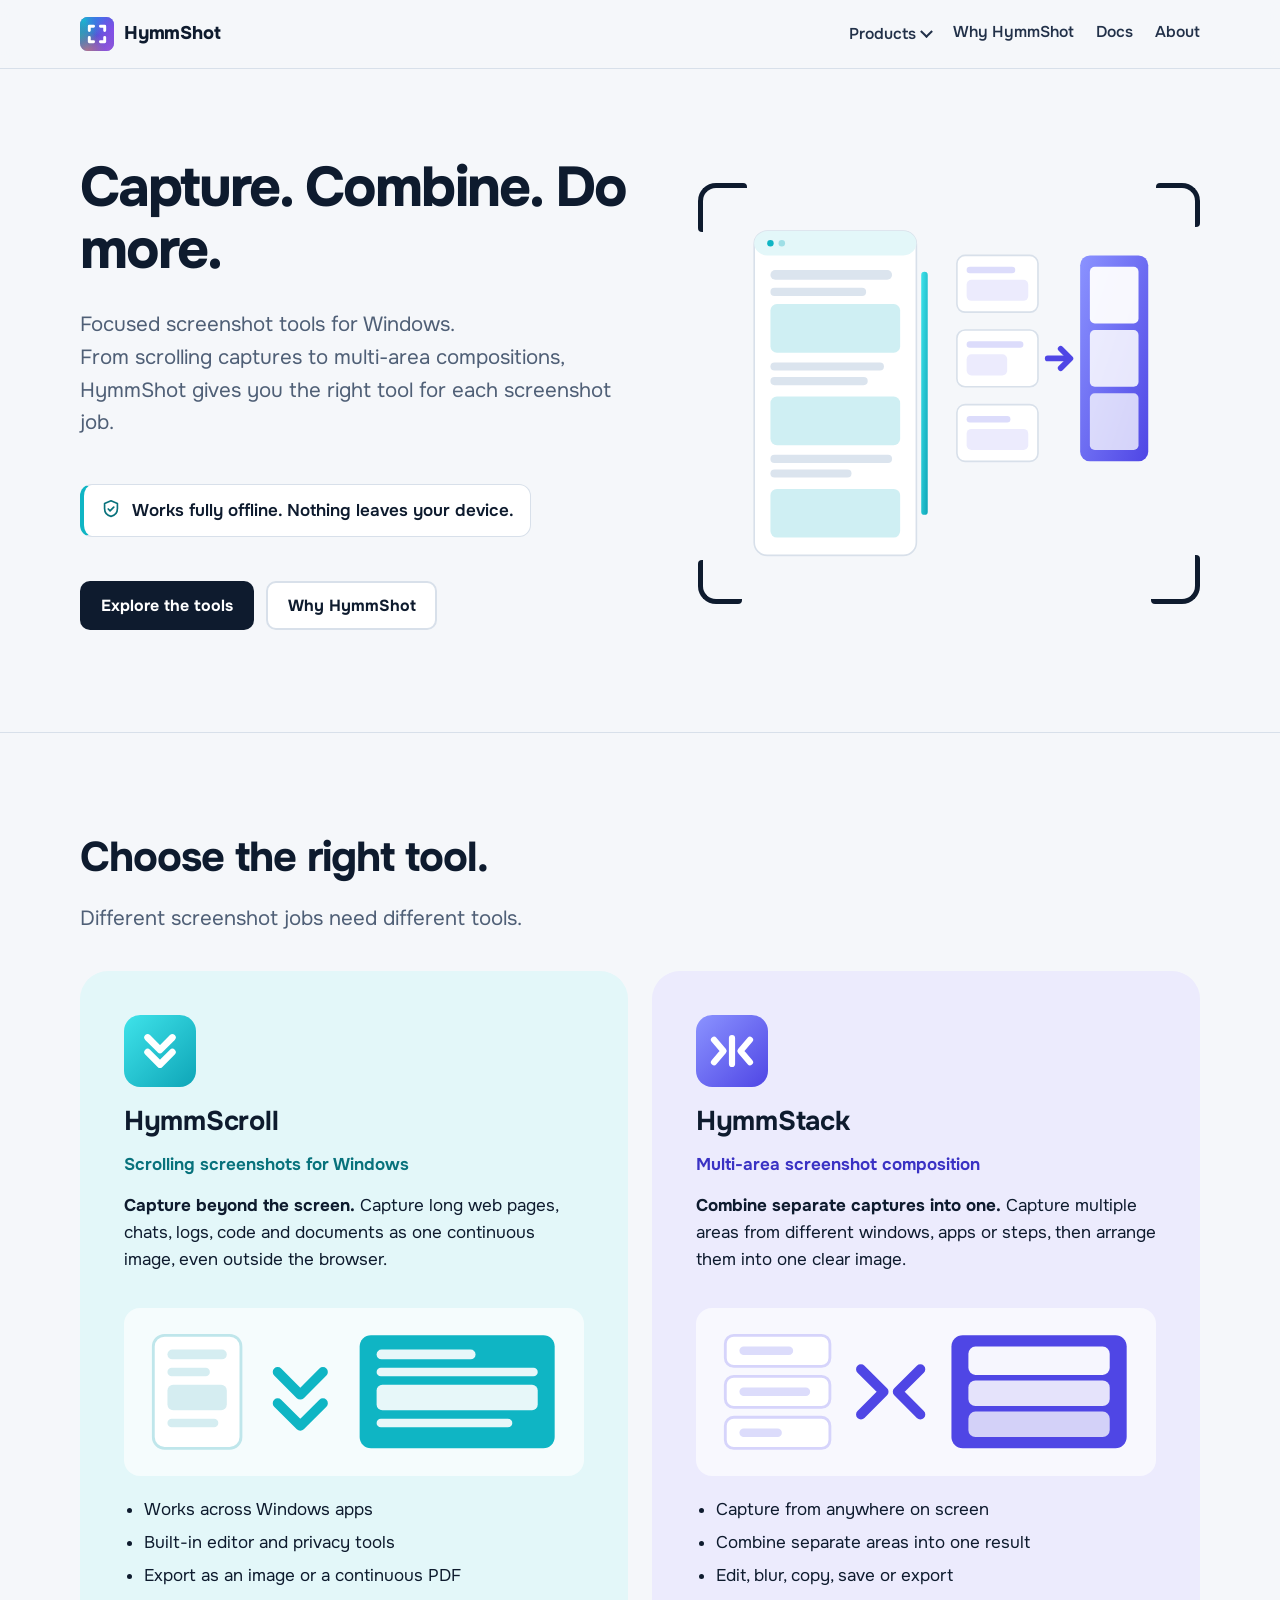
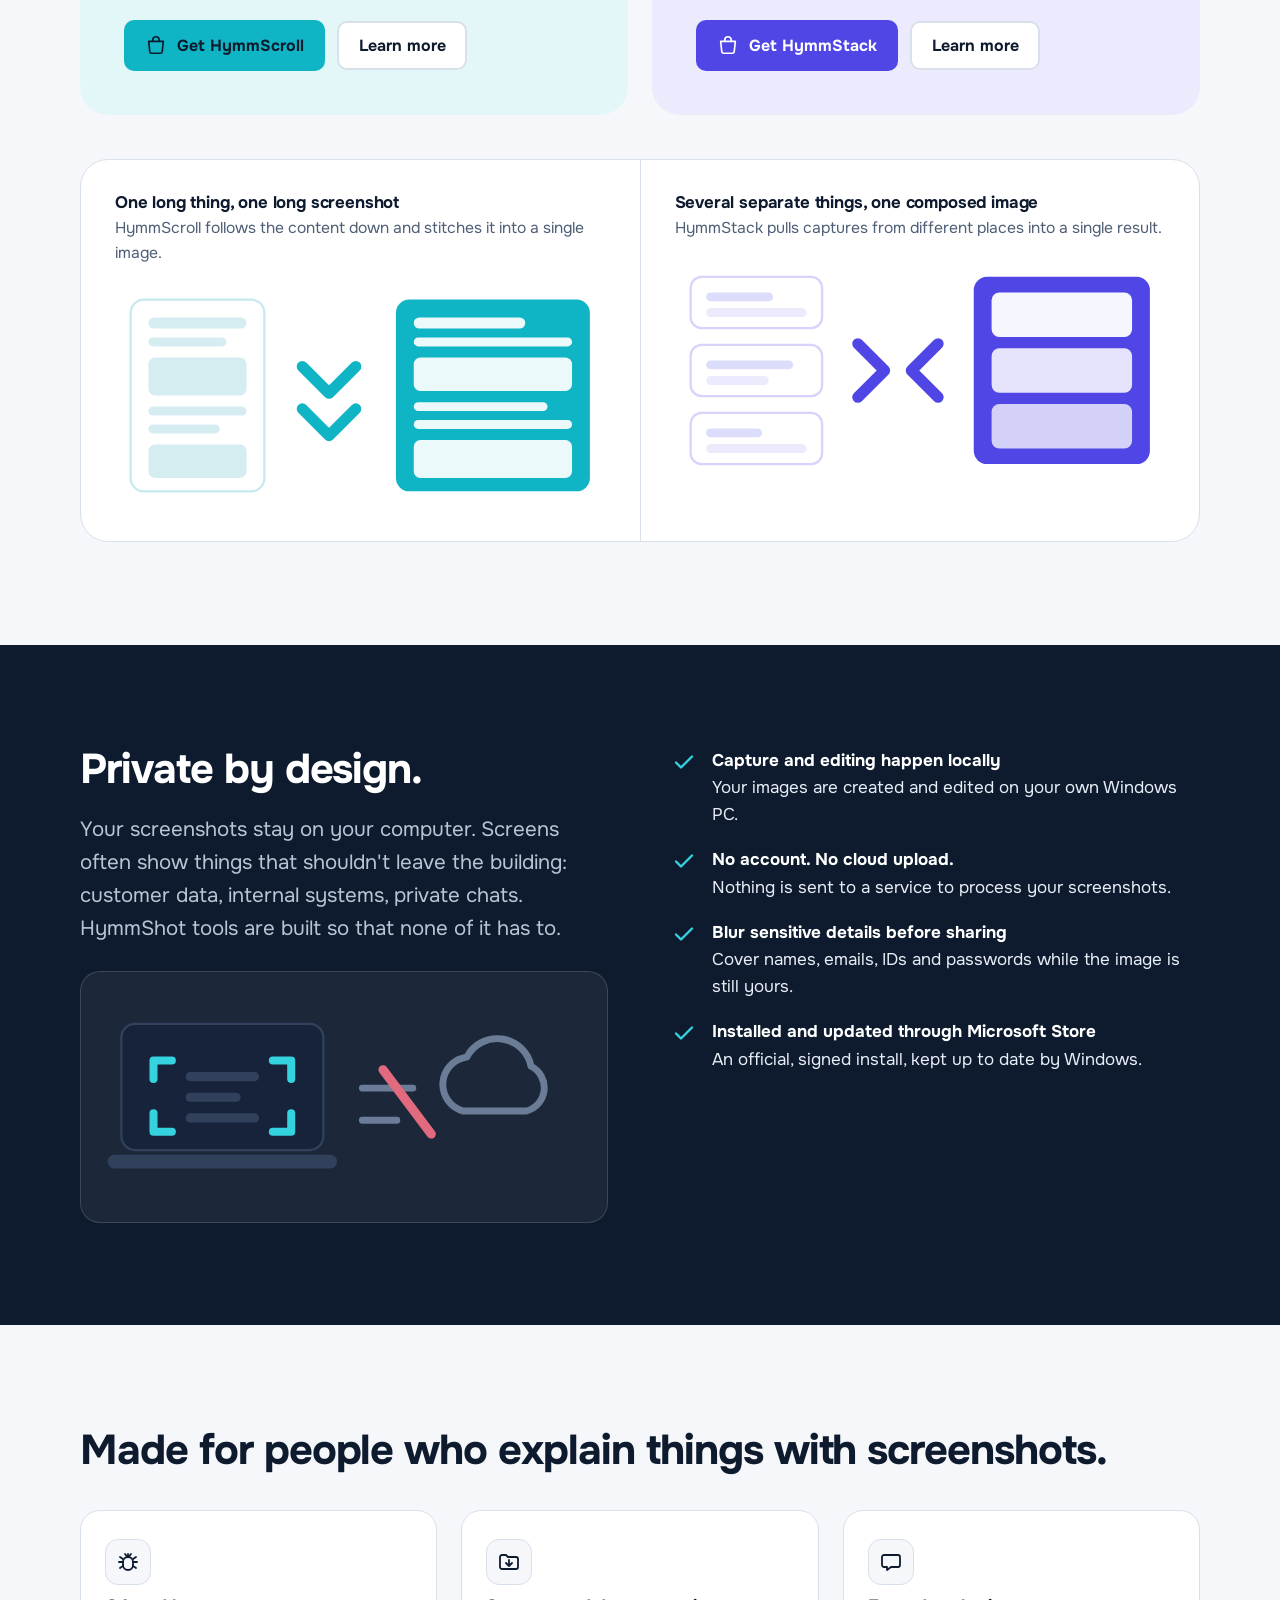
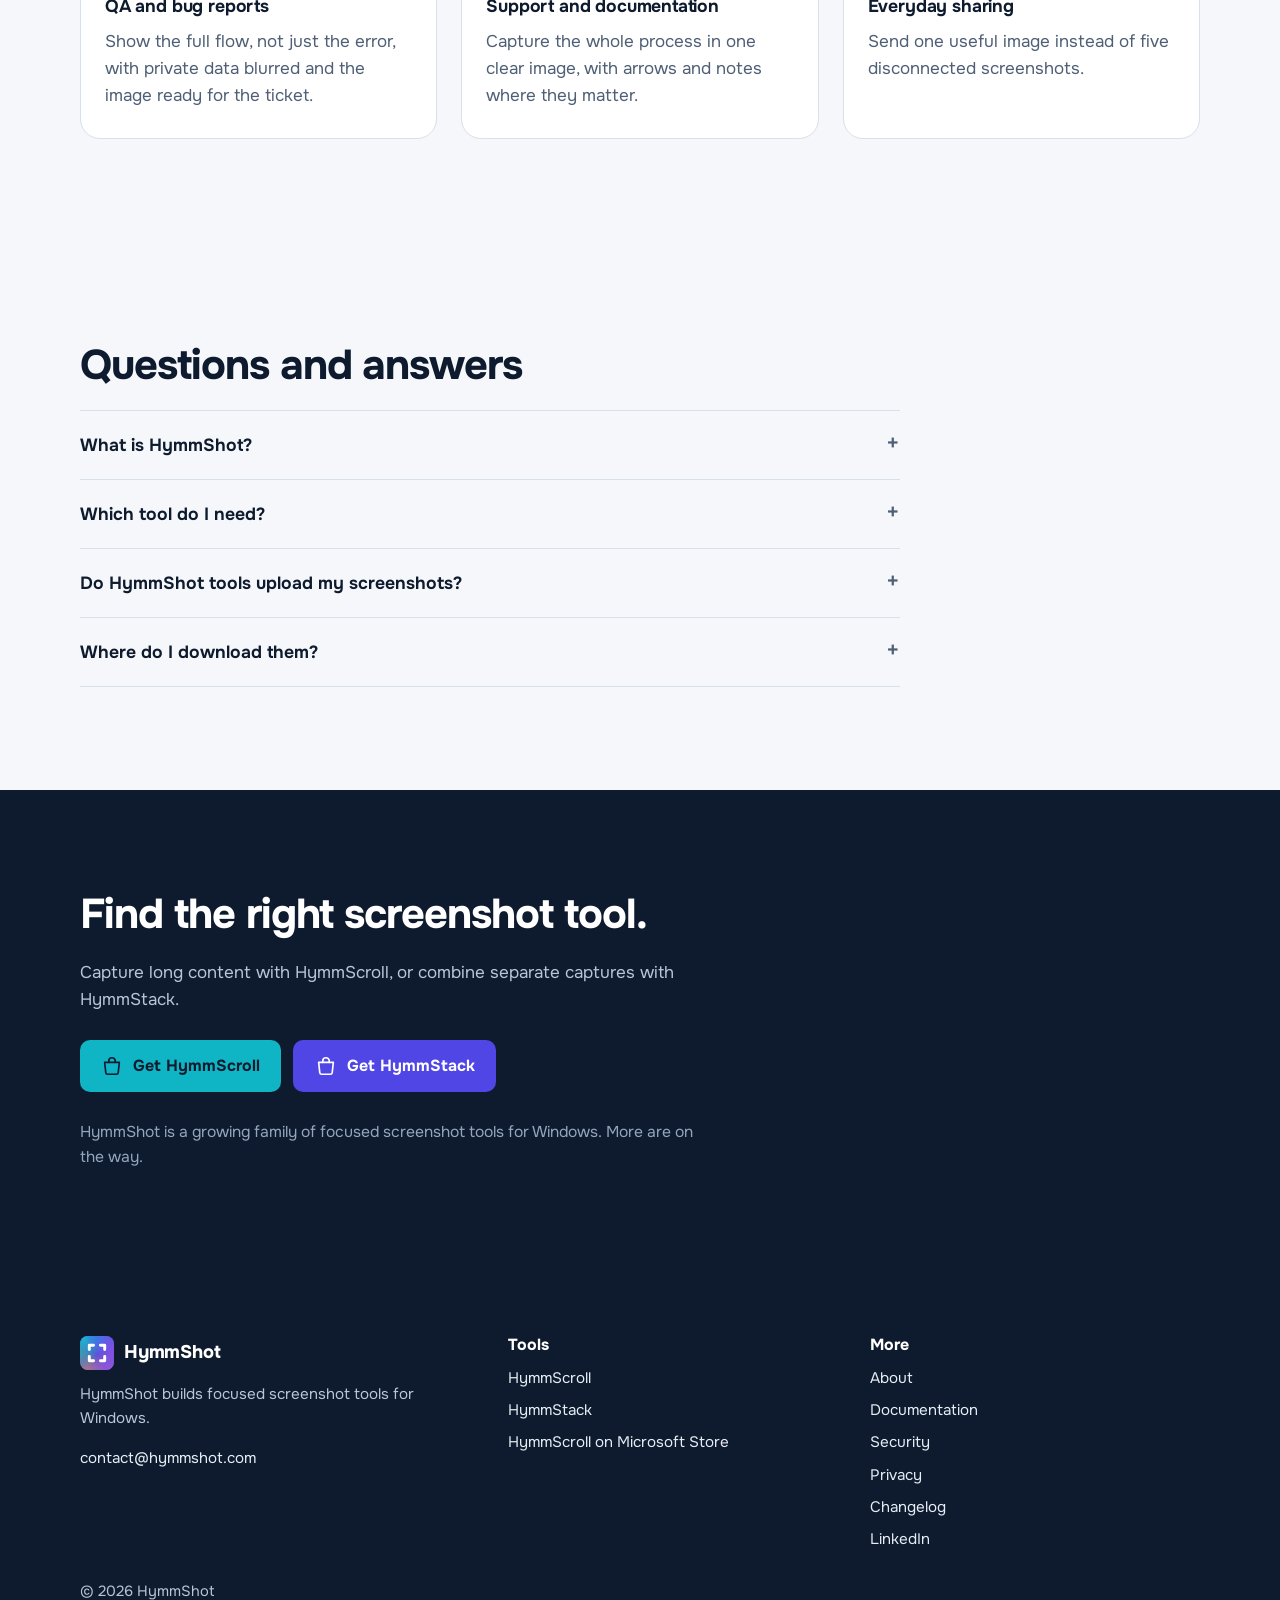
<file: index.html>
<!doctype html>
<html lang="en">
<head>
<meta charset="utf-8">
<meta name="viewport" content="width=device-width, initial-scale=1">
<title>HymmShot — Screenshot tools for Windows | HymmScroll &amp; HymmStack</title>
<meta name="description" content="Focused screenshot tools for Windows. Capture scrolling content with HymmScroll or combine multiple areas into one image with HymmStack. Works fully offline.">
<meta name="robots" content="index, follow, max-image-preview:large">
<meta name="theme-color" content="#0e1b2e">
<link rel="canonical" href="https://hymmshot.com/">
<meta property="og:type" content="website">
<meta property="og:site_name" content="HymmShot">
<meta property="og:url" content="https://hymmshot.com/">
<meta property="og:title" content="HymmShot — Screenshot tools for Windows | HymmScroll &amp; HymmStack">
<meta property="og:description" content="Focused screenshot tools for Windows. Capture scrolling content with HymmScroll or combine multiple areas into one image with HymmStack. Works fully offline.">
<meta property="og:image" content="https://hymmshot.com/assets/og-hymmshot.png">
<meta property="og:image:width" content="1200">
<meta property="og:image:height" content="630">
<meta name="twitter:card" content="summary_large_image">
<meta name="twitter:title" content="HymmShot — Screenshot tools for Windows | HymmScroll &amp; HymmStack">
<meta name="twitter:description" content="Focused screenshot tools for Windows. Capture scrolling content with HymmScroll or combine multiple areas into one image with HymmStack. Works fully offline.">
<meta name="twitter:image" content="https://hymmshot.com/assets/og-hymmshot.png">
<link rel="icon" href="assets/favicon-shot.png" type="image/png">
<link rel="manifest" href="manifest.webmanifest">
<link rel="preconnect" href="https://fonts.googleapis.com">
<link rel="preconnect" href="https://fonts.gstatic.com" crossorigin>
<link href="https://fonts.googleapis.com/css2?family=Onest:wght@400;500;600;700;800&display=swap" rel="stylesheet">
<link rel="stylesheet" href="assets/site.css">
<script defer src="assets/analytics.js"></script>
<script type="application/ld+json">
{
 "@context": "https://schema.org",
 "@type": "Organization",
 "name": "HymmShot",
 "url": "https://hymmshot.com/",
 "email": "contact@hymmshot.com",
 "sameAs": [
  "https://www.linkedin.com/company/hymmshot"
 ]
}
</script>
<script type="application/ld+json">
{
 "@context": "https://schema.org",
 "@type": "FAQPage",
 "mainEntity": [
  {
   "@type": "Question",
   "name": "What is HymmShot?",
   "acceptedAnswer": {
    "@type": "Answer",
    "text": "HymmShot is a family of focused screenshot tools for Windows. Each tool is built around one specific capture workflow, so you can use the right tool for the job instead of one overloaded app."
   }
  },
  {
   "@type": "Question",
   "name": "Which tool do I need?",
   "acceptedAnswer": {
    "@type": "Answer",
    "text": "If the content is in one place but longer than your screen, like a long web page, chat or log, use HymmScroll. If the content is spread across different places, like several steps of a process or a few different windows, use HymmStack."
   }
  },
  {
   "@type": "Question",
   "name": "Do HymmShot tools upload my screenshots?",
   "acceptedAnswer": {
    "@type": "Answer",
    "text": "No. Capturing and editing happen on your own computer, and the tools don't need an account or a cloud service to work. That makes them a good fit for work environments with strict security rules."
   }
  },
  {
   "@type": "Question",
   "name": "Where do I download them?",
   "acceptedAnswer": {
    "@type": "Answer",
    "text": "Both tools are on Microsoft Store. That is the official, signed version, and Windows keeps it up to date for you. HymmScroll is free during its Public Beta."
   }
  }
 ]
}
</script>
</head>
<body>
<a class="skip" href="#main">Skip to content</a>
<header class="site-head"><div class="wrap">
<a class="brand" href="index.html"><svg viewBox="0 0 512 512" aria-hidden="true"><defs><radialGradient id="hmhb0" cx="0.12" cy="0.08" r="0.62"><stop offset="0" stop-color="#14BFD0" stop-opacity="0.95"/><stop offset="0.55" stop-color="#14BFD0" stop-opacity="0.43"/><stop offset="1" stop-color="#14BFD0" stop-opacity="0"/></radialGradient><radialGradient id="hmhb1" cx="0.62" cy="0.0" r="0.55"><stop offset="0" stop-color="#3F74EE" stop-opacity="0.85"/><stop offset="0.55" stop-color="#3F74EE" stop-opacity="0.38"/><stop offset="1" stop-color="#3F74EE" stop-opacity="0"/></radialGradient><radialGradient id="hmhb2" cx="1.0" cy="0.4" r="0.6"><stop offset="0" stop-color="#8B4FEA" stop-opacity="0.9"/><stop offset="0.55" stop-color="#8B4FEA" stop-opacity="0.41"/><stop offset="1" stop-color="#8B4FEA" stop-opacity="0"/></radialGradient><radialGradient id="hmhb3" cx="0.85" cy="1.0" r="0.6"><stop offset="0" stop-color="#A956DC" stop-opacity="0.8"/><stop offset="0.55" stop-color="#A956DC" stop-opacity="0.36"/><stop offset="1" stop-color="#A956DC" stop-opacity="0"/></radialGradient><radialGradient id="hmhb4" cx="0.2" cy="1.0" r="0.55"><stop offset="0" stop-color="#EC8B5E" stop-opacity="0.6"/><stop offset="0.55" stop-color="#EC8B5E" stop-opacity="0.27"/><stop offset="1" stop-color="#EC8B5E" stop-opacity="0"/></radialGradient><radialGradient id="hmhb5" cx="0.0" cy="0.55" r="0.5"><stop offset="0" stop-color="#2FB89C" stop-opacity="0.6"/><stop offset="0.55" stop-color="#2FB89C" stop-opacity="0.27"/><stop offset="1" stop-color="#2FB89C" stop-opacity="0"/></radialGradient><clipPath id="hmhc"><rect width="512" height="512" rx="115"/></clipPath></defs><g clip-path="url(#hmhc)"><rect width="512" height="512" fill="#5351D6"/><rect width="512" height="512" fill="url(#hmhb0)"/><rect width="512" height="512" fill="url(#hmhb1)"/><rect width="512" height="512" fill="url(#hmhb2)"/><rect width="512" height="512" fill="url(#hmhb3)"/><rect width="512" height="512" fill="url(#hmhb4)"/><rect width="512" height="512" fill="url(#hmhb5)"/></g><g fill="none" stroke="#fff" stroke-width="44" stroke-linecap="round" stroke-linejoin="round"><path d="M140 204L140 140L204 140"/><path d="M308 140L372 140L372 204"/><path d="M372 308L372 372L308 372"/><path d="M204 372L140 372L140 308"/></g></svg><span>HymmShot</span></a>
<nav class="nav" aria-label="Main">
<details><summary>Products</summary><div class="menu">
<a href="hymmscroll/index.html"><svg viewBox="0 0 512 512" aria-hidden="true"><defs><linearGradient id="gcnav1" x1="0" y1="0" x2="1" y2="1"><stop offset="0" stop-color="#3FE3EA"/><stop offset="1" stop-color="#0EA5B7"/></linearGradient></defs><rect width="512" height="512" rx="115" fill="url(#gcnav1)"/><g fill="none" stroke="#fff" stroke-width="48" stroke-linecap="round" stroke-linejoin="round"><path d="M168 160L256 248L344 160"/><path d="M168 264L256 352L344 264"/></g></svg><span><strong>HymmScroll</strong><span>Scrolling screenshots</span></span></a>
<a href="hymmstack/index.html"><svg viewBox="0 0 512 512" aria-hidden="true"><defs><linearGradient id="gknav2" x1="0" y1="0" x2="1" y2="1"><stop offset="0" stop-color="#8B93FF"/><stop offset="1" stop-color="#4F46E5"/></linearGradient></defs><rect width="512" height="512" rx="115" fill="url(#gknav2)"/><g fill="none" stroke="#fff" stroke-width="44" stroke-linecap="round" stroke-linejoin="round"><path d="M128 176L196 256L128 336"/><path d="M384 176L316 256L384 336"/><path d="M256 164V348"/></g></svg><span><strong>HymmStack</strong><span>Multi-area capture</span></span></a>
</div></details>
<a href="index.html#private">Why HymmShot</a>
<a href="docs.html">Docs</a>
<a href="about.html">About</a>
</nav>
</div></header>
<main id="main">
<section class="hero"><div class="wrap hero-grid">
<div><h1>Capture. Combine. Do more.</h1>
<p class="lede">Focused screenshot tools for Windows.<br>From scrolling captures to multi-area compositions, HymmShot gives you the right tool for each screenshot job.</p>
<p class="trust"><svg viewBox="0 0 24 24" fill="none" stroke="currentColor" stroke-width="1.8" stroke-linecap="round" stroke-linejoin="round" aria-hidden="true"><path d="M12 3l7 3v5.5c0 4.2-2.9 7.6-7 8.5-4.1-.9-7-4.3-7-8.5V6z"/><path d="M9 12l2 2 4-4"/></svg><span>Works fully offline. Nothing leaves your device.</span></p>
<div class="actions"><a class="btn btn-ink" href="#tools">Explore the tools</a><a class="btn btn-ghost" href="#private">Why HymmShot</a></div></div>
<div class="frame" aria-hidden="true"><span class="c1"></span><span class="c2"></span>
<svg viewBox="0 0 520 420" role="img">
 <defs><linearGradient id="hs1" x1="0" y1="0" x2="1" y2="1"><stop offset="0" stop-color="#3FE3EA"/><stop offset="1" stop-color="#0EA5B7"/></linearGradient>
 <linearGradient id="hs2" x1="0" y1="0" x2="1" y2="1"><stop offset="0" stop-color="#8B93FF"/><stop offset="1" stop-color="#4F46E5"/></linearGradient></defs>
 <!-- HymmScroll: a long page -->
 <rect x="20" y="10" width="200" height="400" rx="16" fill="#fff" stroke="#d8e0ea" stroke-width="2"/>
 <rect x="20" y="10" width="200" height="30" rx="16" fill="#e3f7f9"/><circle cx="40" cy="25" r="4" fill="#0fb5c4"/><circle cx="54" cy="25" r="4" fill="#9fdfe6"/>
 <g fill="#dbe4ee"><rect x="40" y="58" width="150" height="12" rx="6"/><rect x="40" y="80" width="118" height="10" rx="5"/><rect x="40" y="100" width="160" height="60" rx="8" fill="#cfeff3"/><rect x="40" y="172" width="140" height="10" rx="5"/><rect x="40" y="190" width="120" height="10" rx="5"/><rect x="40" y="214" width="160" height="60" rx="8" fill="#cfeff3"/><rect x="40" y="286" width="150" height="10" rx="5"/><rect x="40" y="304" width="100" height="10" rx="5"/><rect x="40" y="328" width="160" height="60" rx="8" fill="#cfeff3"/></g>
 <rect x="226" y="60" width="8" height="300" rx="4" fill="#e3f7f9"/><rect x="226" y="60" width="8" height="300" rx="4" fill="url(#hs1)"/>
 <!-- HymmStack: several shots, one result -->
 <g transform="translate(270,40)">
  <rect x="0" y="0" width="100" height="70" rx="10" fill="#fff" stroke="#d8e0ea" stroke-width="2"/><rect x="12" y="14" width="60" height="8" rx="4" fill="#dcdcfb"/><rect x="12" y="30" width="76" height="26" rx="6" fill="#ecebfd"/>
  <rect x="0" y="92" width="100" height="70" rx="10" fill="#fff" stroke="#d8e0ea" stroke-width="2"/><rect x="12" y="106" width="70" height="8" rx="4" fill="#dcdcfb"/><rect x="12" y="122" width="50" height="26" rx="6" fill="#ecebfd"/>
  <rect x="0" y="184" width="100" height="70" rx="10" fill="#fff" stroke="#d8e0ea" stroke-width="2"/><rect x="12" y="198" width="54" height="8" rx="4" fill="#dcdcfb"/><rect x="12" y="214" width="76" height="26" rx="6" fill="#ecebfd"/>
  <g fill="none" stroke="#4f46e5" stroke-width="7" stroke-linecap="round" stroke-linejoin="round"><path d="M112 127h26"/><path d="M128 115l12 12-12 12"/></g>
  <rect x="152" y="0" width="84" height="254" rx="12" fill="url(#hs2)"/>
  <g fill="#fff"><rect x="164" y="14" width="60" height="70" rx="6" opacity=".95"/><rect x="164" y="92" width="60" height="70" rx="6" opacity=".85"/><rect x="164" y="170" width="60" height="70" rx="6" opacity=".75"/></g>
 </g>
 
</svg></div>
</div></section>
<hr class="divider">
<section id="tools"><div class="wrap">
<h2>Choose the right tool.</h2>
<p class="lede">Different screenshot jobs need different tools.</p>
<div class="pair" style="margin-top:36px"><article class="product scroll"><div class="icon"><svg viewBox="0 0 512 512" aria-hidden="true"><defs><linearGradient id="gcp" x1="0" y1="0" x2="1" y2="1"><stop offset="0" stop-color="#3FE3EA"/><stop offset="1" stop-color="#0EA5B7"/></linearGradient></defs><rect width="512" height="512" rx="115" fill="url(#gcp)"/><g fill="none" stroke="#fff" stroke-width="48" stroke-linecap="round" stroke-linejoin="round"><path d="M168 160L256 248L344 160"/><path d="M168 264L256 352L344 264"/></g></svg></div><h3>HymmScroll</h3><p class="tag">Scrolling screenshots for Windows</p>
<p><strong>Capture beyond the screen.</strong> Capture long web pages, chats, logs, code and documents as one continuous image, even outside the browser.</p>
<div class="mini"><svg viewBox="0 0 300 96" aria-hidden="true"><rect x="8" y="8" width="62" height="80" rx="8" fill="#ffffff" stroke="#bfe6eb" stroke-width="2"></rect><g fill="#d5edf1"><rect x="18" y="18" width="42" height="7" rx="3.5"></rect><rect x="18" y="31" width="30" height="6" rx="3"></rect><rect x="18" y="43" width="42" height="18" rx="4"></rect><rect x="18" y="67" width="36" height="6" rx="3"></rect></g><g fill="none" stroke="#0FB5C4" stroke-width="7" stroke-linecap="round" stroke-linejoin="round"><path d="M96 34L112 50L128 34"></path><path d="M96 56L112 72L128 56"></path></g><rect x="154" y="8" width="138" height="80" rx="8" fill="#0FB5C4"></rect><g fill="#ffffff" opacity="0.9"><rect x="166" y="18" width="70" height="7" rx="3.5"></rect><rect x="166" y="31" width="114" height="6" rx="3"></rect><rect x="166" y="43" width="114" height="18" rx="4"></rect><rect x="166" y="67" width="96" height="6" rx="3"></rect></g></svg></div>
<ul><li>Works across Windows apps</li><li>Built-in editor and privacy tools</li><li>Export as an image or a continuous PDF</li></ul>
<div class="actions"><a class="btn btn-scroll" data-download-cta="home-scroll" href="https://apps.microsoft.com/detail/9n6580jqmpw8" target="_blank" rel="noopener"><svg viewBox="0 0 24 24" fill="none" stroke="currentColor" stroke-width="1.8" stroke-linecap="round" stroke-linejoin="round" aria-hidden="true"><path d="M4 8h16l-1.2 11.2a2 2 0 0 1-2 1.8H7.2a2 2 0 0 1-2-1.8z"/><path d="M8.5 8V6.5a3.5 3.5 0 0 1 7 0V8"/></svg>Get HymmScroll</a><a class="btn btn-ghost" href="hymmscroll/index.html">Learn more</a></div></article><article class="product stack"><div class="icon"><svg viewBox="0 0 512 512" aria-hidden="true"><defs><linearGradient id="gkp" x1="0" y1="0" x2="1" y2="1"><stop offset="0" stop-color="#8B93FF"/><stop offset="1" stop-color="#4F46E5"/></linearGradient></defs><rect width="512" height="512" rx="115" fill="url(#gkp)"/><g fill="none" stroke="#fff" stroke-width="44" stroke-linecap="round" stroke-linejoin="round"><path d="M128 176L196 256L128 336"/><path d="M384 176L316 256L384 336"/><path d="M256 164V348"/></g></svg></div><h3>HymmStack</h3><p class="tag">Multi-area screenshot composition</p>
<p><strong>Combine separate captures into one.</strong> Capture multiple areas from different windows, apps or steps, then arrange them into one clear image.</p>
<div class="mini"><svg viewBox="0 0 300 96" aria-hidden="true"><rect x="8" y="8" width="74" height="22" rx="6" fill="#ffffff" stroke="#d6d4fb" stroke-width="2"></rect><rect x="8" y="37" width="74" height="22" rx="6" fill="#ffffff" stroke="#d6d4fb" stroke-width="2"></rect><rect x="8" y="66" width="74" height="22" rx="6" fill="#ffffff" stroke="#d6d4fb" stroke-width="2"></rect><g fill="#dcdcfb"><rect x="18" y="16" width="38" height="6" rx="3"></rect><rect x="18" y="45" width="50" height="6" rx="3"></rect><rect x="18" y="74" width="30" height="6" rx="3"></rect></g><g fill="none" stroke="#4F46E5" stroke-width="7" stroke-linecap="round" stroke-linejoin="round"><path d="M104 32L120 48L104 64"></path><path d="M146 32L130 48L146 64"></path></g><rect x="168" y="8" width="124" height="80" rx="8" fill="#4F46E5"></rect><g fill="#ffffff"><rect x="180" y="16" width="100" height="20" rx="5" opacity="0.95"></rect><rect x="180" y="40" width="100" height="18" rx="5" opacity="0.85"></rect><rect x="180" y="62" width="100" height="18" rx="5" opacity="0.75"></rect></g></svg></div>
<ul><li>Capture from anywhere on screen</li><li>Combine separate areas into one result</li><li>Edit, blur, copy, save or export</li></ul>
<div class="actions"><a class="btn btn-stack" data-download-cta="home-stack" href="https://apps.microsoft.com/detail/9p1lzh1rvsdb" target="_blank" rel="noopener"><svg viewBox="0 0 24 24" fill="none" stroke="currentColor" stroke-width="1.8" stroke-linecap="round" stroke-linejoin="round" aria-hidden="true"><path d="M4 8h16l-1.2 11.2a2 2 0 0 1-2 1.8H7.2a2 2 0 0 1-2-1.8z"/><path d="M8.5 8V6.5a3.5 3.5 0 0 1 7 0V8"/></svg>Get HymmStack</a><a class="btn btn-ghost" href="hymmstack/index.html">Learn more</a></div></article></div>
<div class="strip">
<div><h3>One long thing, one long screenshot</h3><p>HymmScroll follows the content down and stitches it into a single image.</p>
<svg viewBox="0 0 440 200" role="img" aria-label="A long page becomes one long screenshot">
<rect x="14" y="14" width="120" height="172" rx="12" fill="#ffffff" stroke="#c7e9ee" stroke-width="2"></rect>
<g fill="#d5edf1"><rect x="30" y="30" width="88" height="10" rx="5"></rect><rect x="30" y="48" width="70" height="8" rx="4"></rect><rect x="30" y="66" width="88" height="34" rx="6"></rect><rect x="30" y="110" width="88" height="8" rx="4"></rect><rect x="30" y="126" width="64" height="8" rx="4"></rect><rect x="30" y="144" width="88" height="30" rx="6"></rect></g>
<g fill="none" stroke="#0FB5C4" stroke-width="10" stroke-linecap="round" stroke-linejoin="round"><path d="M168 74L192 98L216 74"></path><path d="M168 112L192 136L216 112"></path></g>
<rect x="252" y="14" width="174" height="172" rx="12" fill="#0FB5C4"></rect>
<g fill="#ffffff" opacity="0.92"><rect x="268" y="30" width="100" height="10" rx="5"></rect><rect x="268" y="48" width="142" height="8" rx="4"></rect><rect x="268" y="66" width="142" height="30" rx="6"></rect><rect x="268" y="106" width="120" height="8" rx="4"></rect><rect x="268" y="122" width="142" height="8" rx="4"></rect><rect x="268" y="140" width="142" height="34" rx="6"></rect></g>
</svg></div>
<div class="rule"></div>
<div><h3>Several separate things, one composed image</h3><p>HymmStack pulls captures from different places into a single result.</p>
<svg viewBox="0 0 440 200" role="img" aria-label="Three separate captures become one composed image">
<rect x="14" y="16" width="118" height="46" rx="10" fill="#ffffff" stroke="#d6d4fb" stroke-width="2"></rect><rect x="28" y="30" width="60" height="8" rx="4" fill="#dcdcfb"></rect><rect x="28" y="44" width="90" height="8" rx="4" fill="#ecebfd"></rect>
<rect x="14" y="77" width="118" height="46" rx="10" fill="#ffffff" stroke="#d6d4fb" stroke-width="2"></rect><rect x="28" y="91" width="78" height="8" rx="4" fill="#dcdcfb"></rect><rect x="28" y="105" width="56" height="8" rx="4" fill="#ecebfd"></rect>
<rect x="14" y="138" width="118" height="46" rx="10" fill="#ffffff" stroke="#d6d4fb" stroke-width="2"></rect><rect x="28" y="152" width="50" height="8" rx="4" fill="#dcdcfb"></rect><rect x="28" y="166" width="90" height="8" rx="4" fill="#ecebfd"></rect>
<g fill="none" stroke="#4F46E5" stroke-width="10" stroke-linecap="round" stroke-linejoin="round"><path d="M164 76L188 100L164 124"></path><path d="M236 76L212 100L236 124"></path></g>
<rect x="268" y="16" width="158" height="168" rx="12" fill="#4F46E5"></rect>
<g fill="#ffffff"><rect x="284" y="30" width="126" height="40" rx="7" opacity="0.95"></rect><rect x="284" y="80" width="126" height="40" rx="7" opacity="0.85"></rect><rect x="284" y="130" width="126" height="40" rx="7" opacity="0.75"></rect></g>
</svg></div>
</div>
</div></section>
<section class="band" id="private"><div class="wrap band-grid with-art">
<div><h2>Private by design.</h2><p class="lede">Your screenshots stay on your computer. Screens often show things that shouldn't leave the building: customer data, internal systems, private chats. HymmShot tools are built so that none of it has to.</p><div class="band-art"><svg viewBox="0 0 420 180" role="img" aria-label="A capture stays on the laptop; nothing is sent to the cloud"><rect x="16" y="26" width="176" height="110" rx="12" fill="#16233a" stroke="#31415c" stroke-width="2"></rect><rect x="4" y="140" width="200" height="12" rx="6" fill="#31415c"></rect><g fill="none" stroke="#34d3df" stroke-width="7" stroke-linecap="round" stroke-linejoin="round"><path d="M44 74V58h16"></path><path d="M148 58h16v16"></path><path d="M164 104v16h-16"></path><path d="M60 120H44v-16"></path></g><g fill="#31415c"><rect x="72" y="68" width="64" height="8" rx="4"></rect><rect x="72" y="86" width="48" height="8" rx="4"></rect><rect x="72" y="104" width="64" height="8" rx="4"></rect></g><g fill="none" stroke="#6b7c96" stroke-width="6" stroke-linecap="round"><path d="M226 82h44"></path><path d="M226 110h30"></path></g><g transform="translate(286,40)"><path d="M28 62a24 24 0 0 1 3-47 30 30 0 0 1 56 8 21 21 0 0 1-4 39z" fill="none" stroke="#6b7c96" stroke-width="6" stroke-linejoin="round"></path></g><g stroke="#e26a7e" stroke-width="8" stroke-linecap="round"><path d="M244 66L286 122"></path></g></svg></div></div>
<ul class="checks">
<li><svg viewBox="0 0 24 24" fill="none" stroke="#34d3df" stroke-width="2.4" stroke-linecap="round" stroke-linejoin="round" aria-hidden="true"><path d="M4 12.5l5 5L20 6.5"/></svg><div><strong>Capture and editing happen locally</strong>Your images are created and edited on your own Windows PC.</div></li>
<li><svg viewBox="0 0 24 24" fill="none" stroke="#34d3df" stroke-width="2.4" stroke-linecap="round" stroke-linejoin="round" aria-hidden="true"><path d="M4 12.5l5 5L20 6.5"/></svg><div><strong>No account. No cloud upload.</strong>Nothing is sent to a service to process your screenshots.</div></li>
<li><svg viewBox="0 0 24 24" fill="none" stroke="#34d3df" stroke-width="2.4" stroke-linecap="round" stroke-linejoin="round" aria-hidden="true"><path d="M4 12.5l5 5L20 6.5"/></svg><div><strong>Blur sensitive details before sharing</strong>Cover names, emails, IDs and passwords while the image is still yours.</div></li>
<li><svg viewBox="0 0 24 24" fill="none" stroke="#34d3df" stroke-width="2.4" stroke-linecap="round" stroke-linejoin="round" aria-hidden="true"><path d="M4 12.5l5 5L20 6.5"/></svg><div><strong>Installed and updated through Microsoft Store</strong>An official, signed install, kept up to date by Windows.</div></li>
</ul></div></section>
<section><div class="wrap">
<h2>Made for people who explain things with screenshots.</h2>
<div class="uses">
<div class="use-card"><div class="fi"><svg viewBox="0 0 24 24" fill="none" stroke="currentColor" stroke-width="1.8" stroke-linecap="round" stroke-linejoin="round" aria-hidden="true"><rect x="7" y="7" width="10" height="13" rx="5"/><path d="M12 7V4M9 4l1.5 2M15 4l-1.5 2M3 12h4M17 12h4M4 18l3-2M20 18l-3-2M4 7l3 2M20 7l-3 2"/></svg></div><h3>QA and bug reports</h3><p>Show the full flow, not just the error, with private data blurred and the image ready for the ticket.</p></div>
<div class="use-card"><div class="fi"><svg viewBox="0 0 24 24" fill="none" stroke="currentColor" stroke-width="1.8" stroke-linecap="round" stroke-linejoin="round" aria-hidden="true"><path d="M3 7a2 2 0 0 1 2-2h4l2 2h8a2 2 0 0 1 2 2v8a2 2 0 0 1-2 2H5a2 2 0 0 1-2-2z"/><path d="M12 10v6M9 13l3 3 3-3"/></svg></div><h3>Support and documentation</h3><p>Capture the whole process in one clear image, with arrows and notes where they matter.</p></div>
<div class="use-card"><div class="fi"><svg viewBox="0 0 24 24" fill="none" stroke="currentColor" stroke-width="1.8" stroke-linecap="round" stroke-linejoin="round" aria-hidden="true"><path d="M5 5h14a2 2 0 0 1 2 2v8a2 2 0 0 1-2 2h-7l-4 3v-3H5a2 2 0 0 1-2-2V7a2 2 0 0 1 2-2z"/></svg></div><h3>Everyday sharing</h3><p>Send one useful image instead of five disconnected screenshots.</p></div>
</div></div></section>
<section id="faq"><div class="wrap"><h2>Questions and answers</h2><div class="faq"><details><summary>What is HymmShot?</summary><div class="answer"><p>HymmShot is a family of focused screenshot tools for Windows. Each tool is built around one specific capture workflow, so you can use the right tool for the job instead of one overloaded app.</p></div></details><details><summary>Which tool do I need?</summary><div class="answer"><p>If the content is in one place but longer than your screen, like a long web page, chat or log, use HymmScroll. If the content is spread across different places, like several steps of a process or a few different windows, use HymmStack.</p></div></details><details><summary>Do HymmShot tools upload my screenshots?</summary><div class="answer"><p>No. Capturing and editing happen on your own computer, and the tools don't need an account or a cloud service to work. That makes them a good fit for work environments with strict security rules.</p></div></details><details><summary>Where do I download them?</summary><div class="answer"><p>Both tools are on Microsoft Store. That is the official, signed version, and Windows keeps it up to date for you. HymmScroll is free during its Public Beta.</p></div></details></div></div></section>
<section class="closing"><div class="wrap">
<h2>Find the right screenshot tool.</h2>
<p>Capture long content with HymmScroll, or combine separate captures with HymmStack.</p>
<div class="actions"><a class="btn btn-scroll" data-download-cta="closing" href="https://apps.microsoft.com/detail/9n6580jqmpw8" target="_blank" rel="noopener"><svg viewBox="0 0 24 24" fill="none" stroke="currentColor" stroke-width="1.8" stroke-linecap="round" stroke-linejoin="round" aria-hidden="true"><path d="M4 8h16l-1.2 11.2a2 2 0 0 1-2 1.8H7.2a2 2 0 0 1-2-1.8z"/><path d="M8.5 8V6.5a3.5 3.5 0 0 1 7 0V8"/></svg>Get HymmScroll</a><a class="btn btn-stack" data-download-cta="closing-stack" href="https://apps.microsoft.com/detail/9p1lzh1rvsdb" target="_blank" rel="noopener"><svg viewBox="0 0 24 24" fill="none" stroke="currentColor" stroke-width="1.8" stroke-linecap="round" stroke-linejoin="round" aria-hidden="true"><path d="M4 8h16l-1.2 11.2a2 2 0 0 1-2 1.8H7.2a2 2 0 0 1-2-1.8z"/><path d="M8.5 8V6.5a3.5 3.5 0 0 1 7 0V8"/></svg>Get HymmStack</a></div>
<p class="statement">HymmShot is a growing family of focused screenshot tools for Windows. More are on the way.</p>
</div></section>
</main>
<footer class="site-foot"><div class="wrap">
<div><a class="brand" href="index.html"><svg viewBox="0 0 512 512" aria-hidden="true"><defs><radialGradient id="hmfb0" cx="0.12" cy="0.08" r="0.62"><stop offset="0" stop-color="#14BFD0" stop-opacity="0.95"/><stop offset="0.55" stop-color="#14BFD0" stop-opacity="0.43"/><stop offset="1" stop-color="#14BFD0" stop-opacity="0"/></radialGradient><radialGradient id="hmfb1" cx="0.62" cy="0.0" r="0.55"><stop offset="0" stop-color="#3F74EE" stop-opacity="0.85"/><stop offset="0.55" stop-color="#3F74EE" stop-opacity="0.38"/><stop offset="1" stop-color="#3F74EE" stop-opacity="0"/></radialGradient><radialGradient id="hmfb2" cx="1.0" cy="0.4" r="0.6"><stop offset="0" stop-color="#8B4FEA" stop-opacity="0.9"/><stop offset="0.55" stop-color="#8B4FEA" stop-opacity="0.41"/><stop offset="1" stop-color="#8B4FEA" stop-opacity="0"/></radialGradient><radialGradient id="hmfb3" cx="0.85" cy="1.0" r="0.6"><stop offset="0" stop-color="#A956DC" stop-opacity="0.8"/><stop offset="0.55" stop-color="#A956DC" stop-opacity="0.36"/><stop offset="1" stop-color="#A956DC" stop-opacity="0"/></radialGradient><radialGradient id="hmfb4" cx="0.2" cy="1.0" r="0.55"><stop offset="0" stop-color="#EC8B5E" stop-opacity="0.6"/><stop offset="0.55" stop-color="#EC8B5E" stop-opacity="0.27"/><stop offset="1" stop-color="#EC8B5E" stop-opacity="0"/></radialGradient><radialGradient id="hmfb5" cx="0.0" cy="0.55" r="0.5"><stop offset="0" stop-color="#2FB89C" stop-opacity="0.6"/><stop offset="0.55" stop-color="#2FB89C" stop-opacity="0.27"/><stop offset="1" stop-color="#2FB89C" stop-opacity="0"/></radialGradient><clipPath id="hmfc"><rect width="512" height="512" rx="115"/></clipPath></defs><g clip-path="url(#hmfc)"><rect width="512" height="512" fill="#5351D6"/><rect width="512" height="512" fill="url(#hmfb0)"/><rect width="512" height="512" fill="url(#hmfb1)"/><rect width="512" height="512" fill="url(#hmfb2)"/><rect width="512" height="512" fill="url(#hmfb3)"/><rect width="512" height="512" fill="url(#hmfb4)"/><rect width="512" height="512" fill="url(#hmfb5)"/></g><g fill="none" stroke="#fff" stroke-width="44" stroke-linecap="round" stroke-linejoin="round"><path d="M140 204L140 140L204 140"/><path d="M308 140L372 140L372 204"/><path d="M372 308L372 372L308 372"/><path d="M204 372L140 372L140 308"/></g></svg><span>HymmShot</span></a><p>HymmShot builds focused screenshot tools for Windows.</p><p><a href="mailto:contact@hymmshot.com">contact@hymmshot.com</a></p></div>
<div><h2>Tools</h2><ul><li><a href="hymmscroll/index.html">HymmScroll</a></li><li><a href="hymmstack/index.html">HymmStack</a></li><li><a href="https://apps.microsoft.com/detail/9n6580jqmpw8" target="_blank" rel="noopener">HymmScroll on Microsoft Store</a></li></ul></div>
<div><h2>More</h2><ul><li><a href="about.html">About</a></li><li><a href="docs.html">Documentation</a></li><li><a href="security.html">Security</a></li><li><a href="privacy.html">Privacy</a></li><li><a href="changelog.html">Changelog</a></li><li><a href="https://www.linkedin.com/company/hymmshot" target="_blank" rel="noopener">LinkedIn</a></li></ul></div>
</div><div class="wrap"><p class="small" style="margin-top:28px">© 2026 HymmShot</p></div></footer>
</body>
</html>
</file>
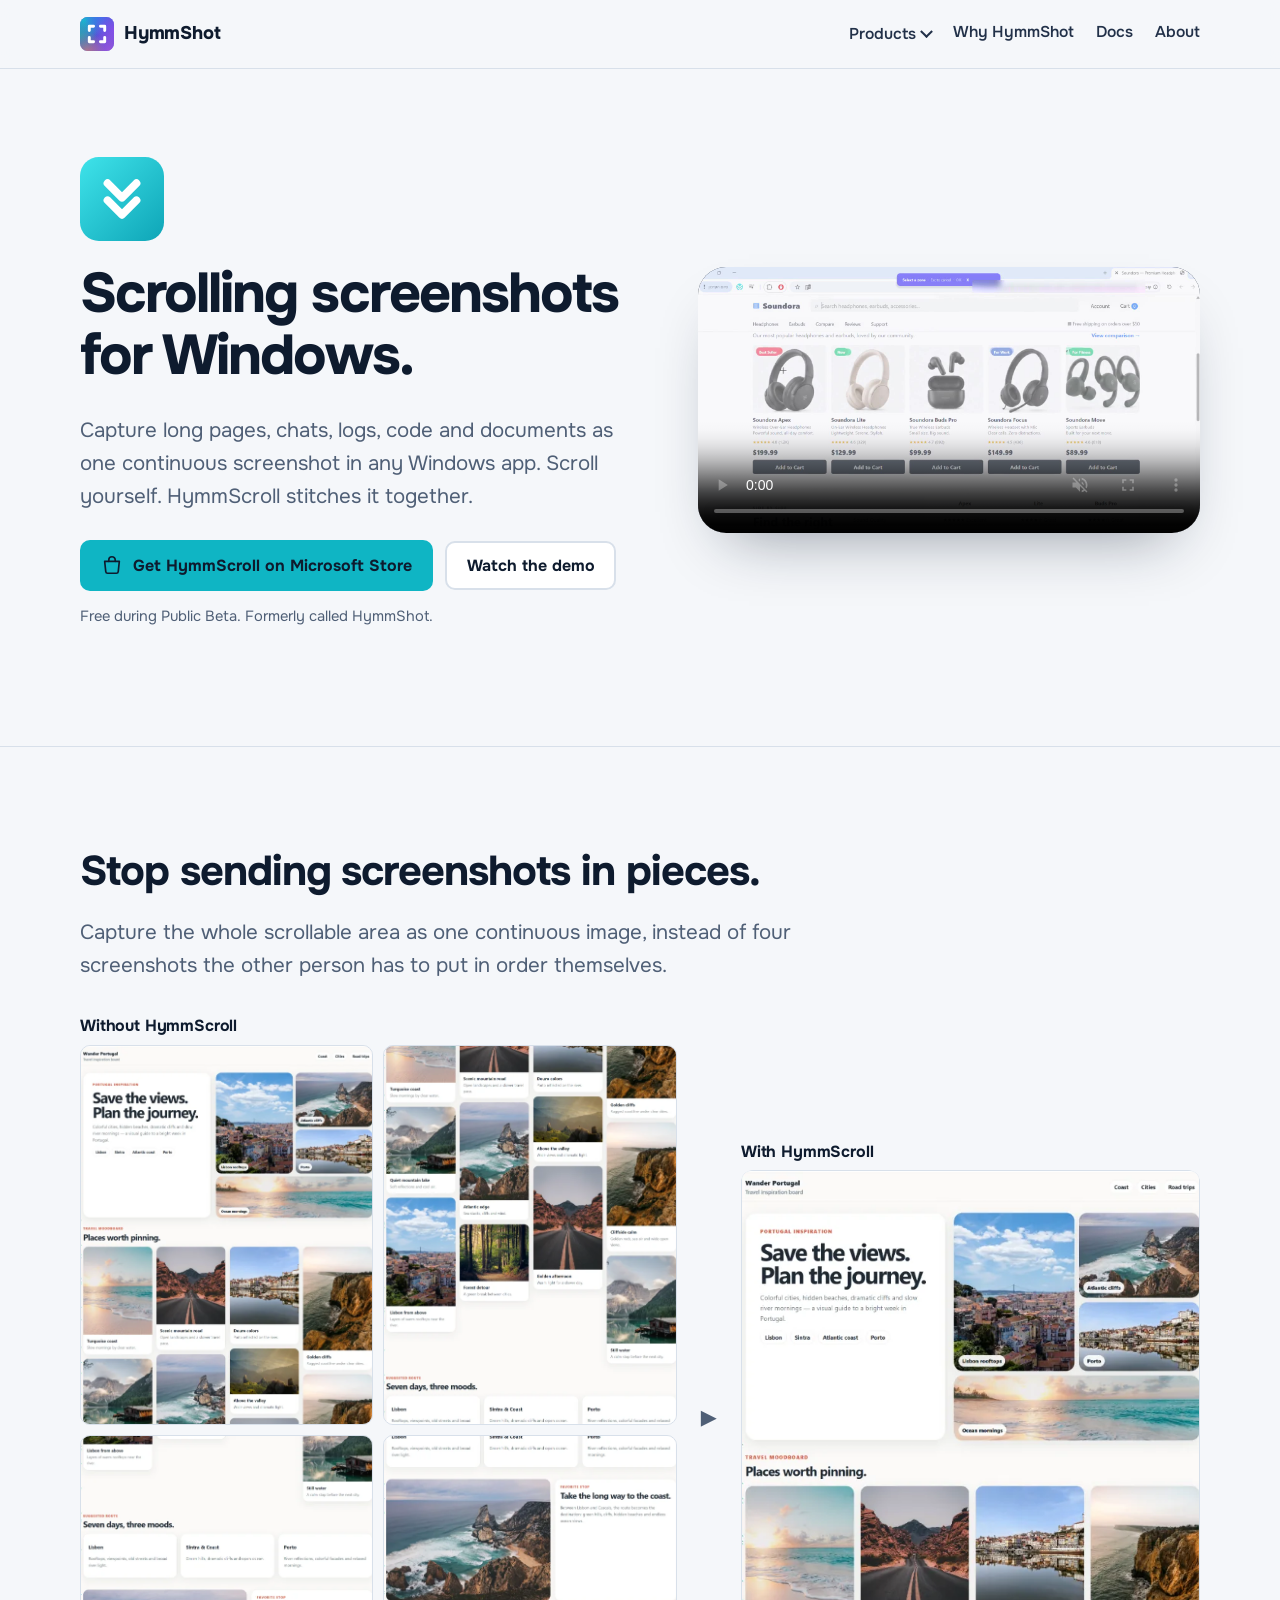
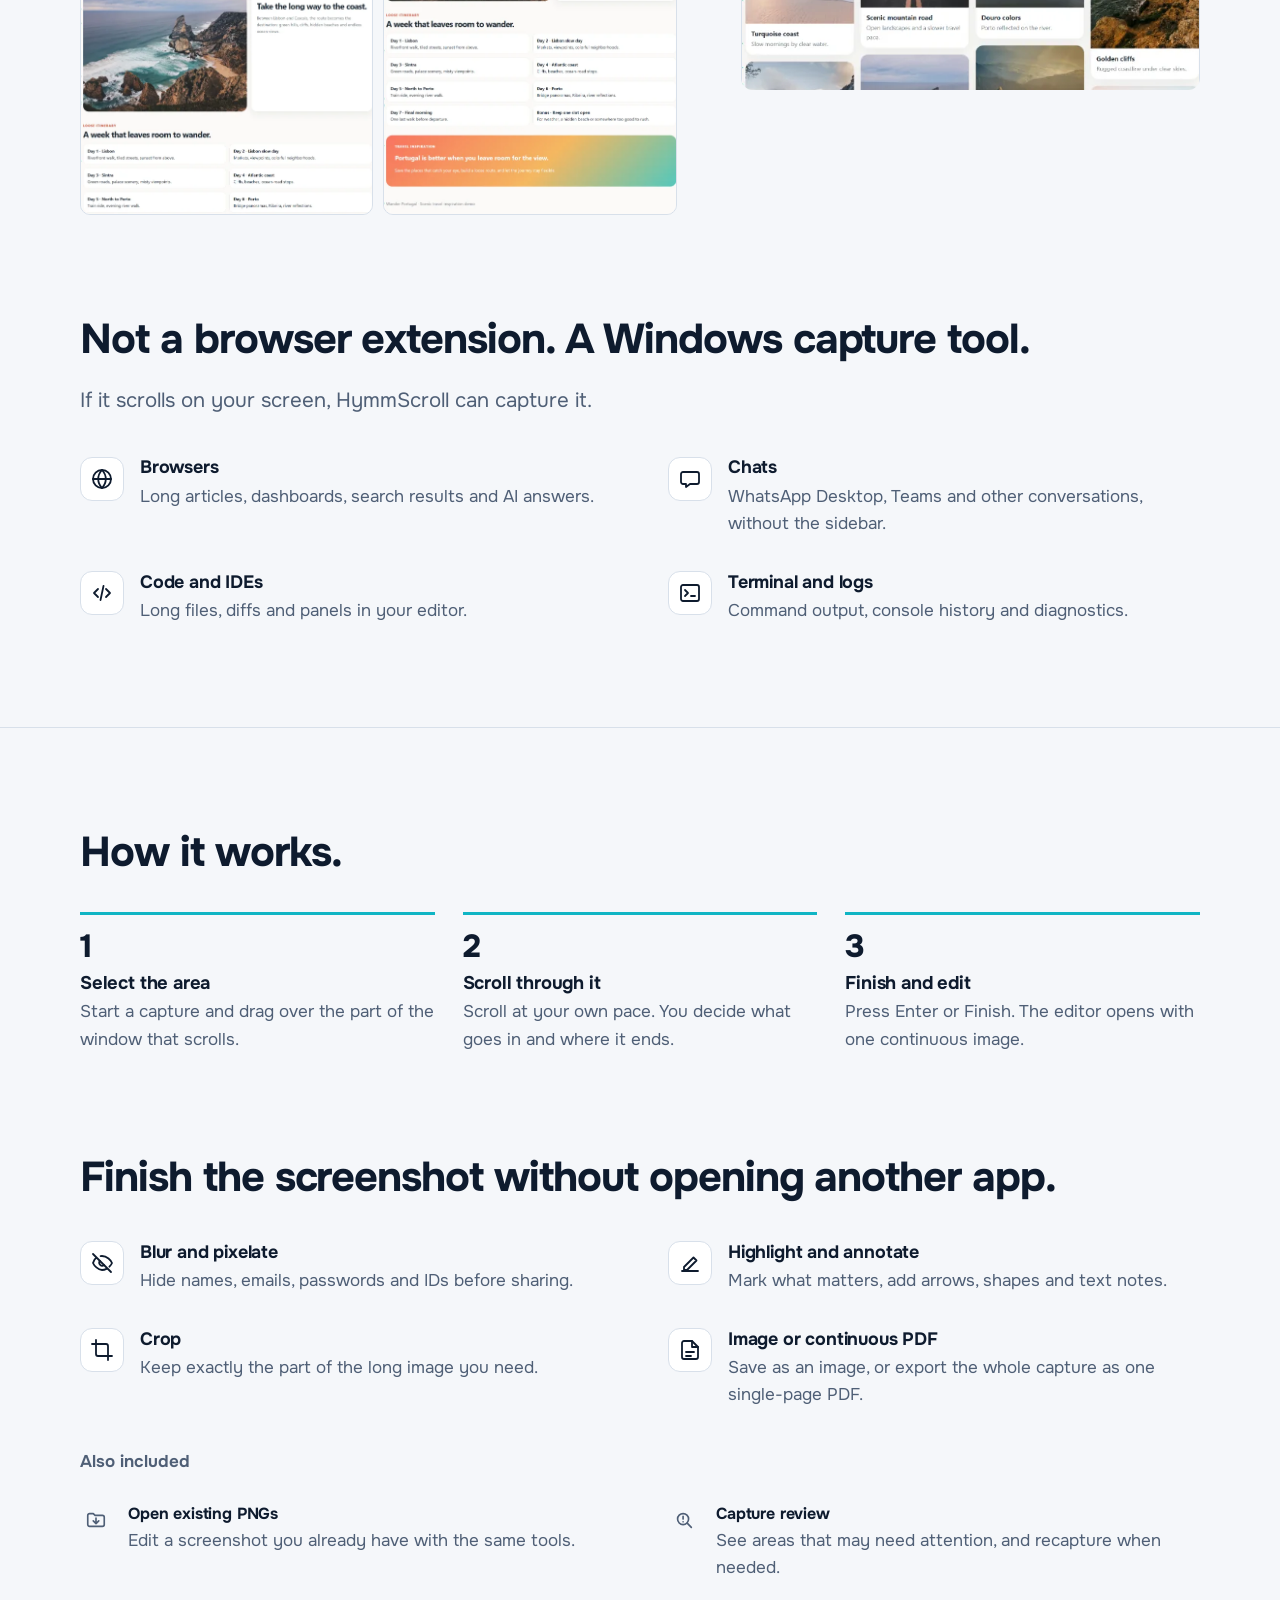
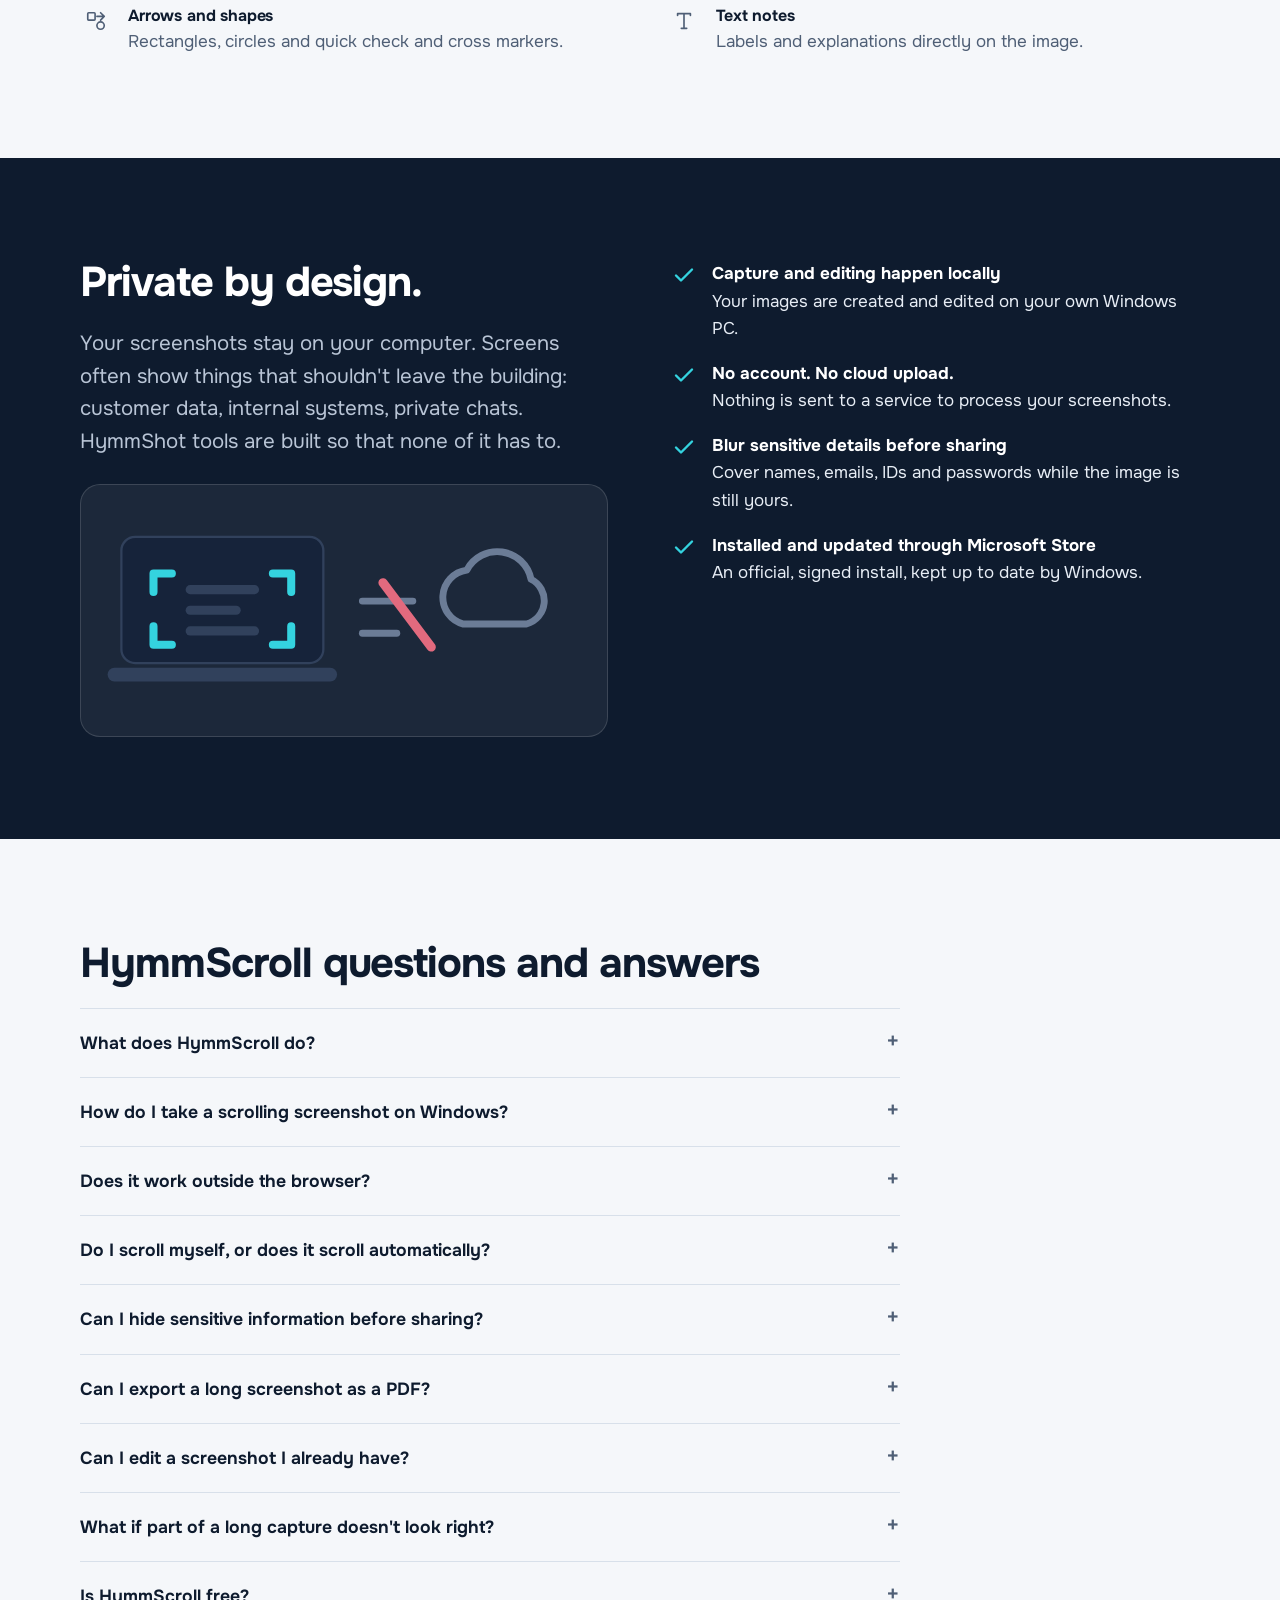
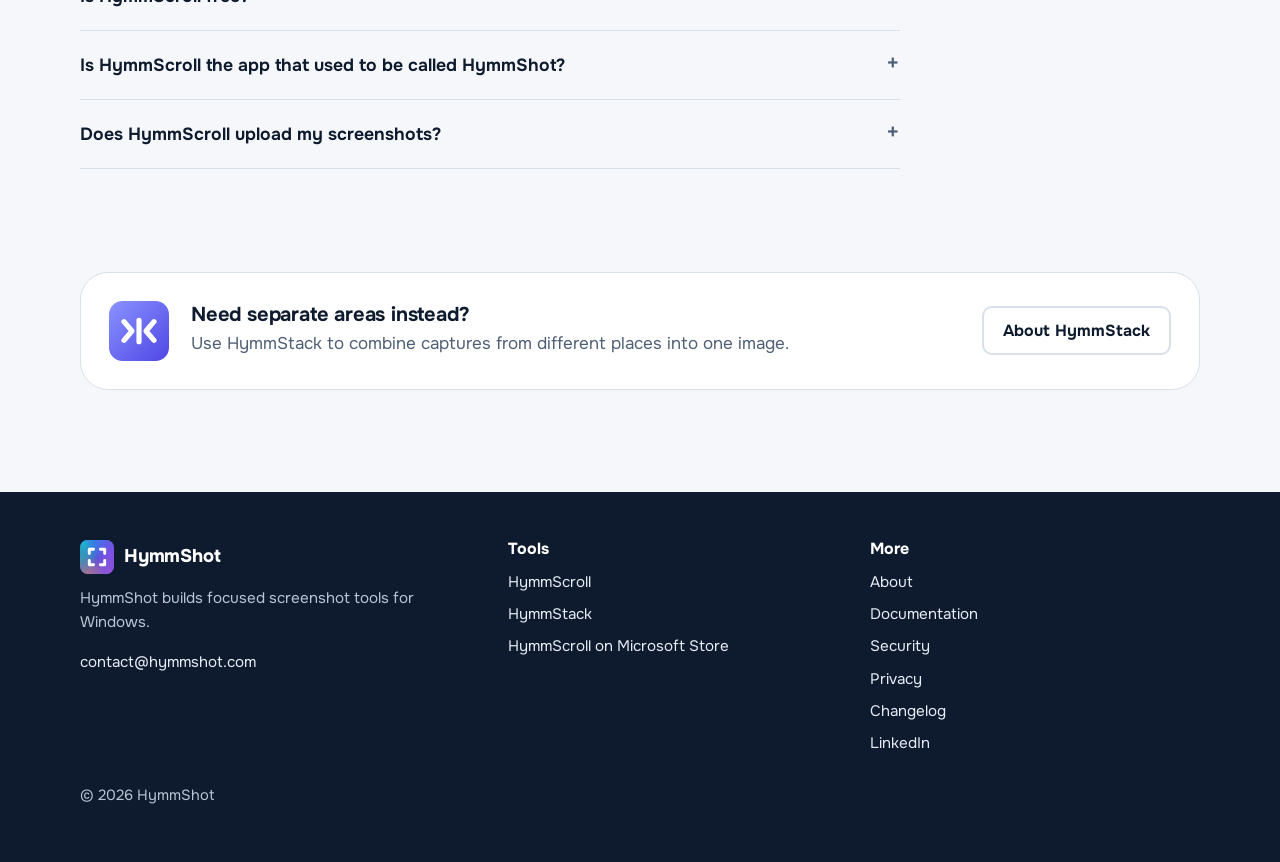
<file: hymmscroll/index.html>
<!doctype html>
<html lang="en">
<head>
<meta charset="utf-8">
<meta name="viewport" content="width=device-width, initial-scale=1">
<title>HymmScroll — Scrolling screenshots for Windows</title>
<meta name="description" content="Take scrolling screenshots on Windows in any app: web pages, chats, code, logs and documents. Blur private details, add notes and export as one image or PDF. Works offline.">
<meta name="robots" content="index, follow, max-image-preview:large">
<meta name="theme-color" content="#0e1b2e">
<link rel="canonical" href="https://hymmshot.com/hymmscroll/">
<meta property="og:type" content="website">
<meta property="og:site_name" content="HymmShot">
<meta property="og:url" content="https://hymmshot.com/hymmscroll/">
<meta property="og:title" content="HymmScroll — Scrolling screenshots for Windows">
<meta property="og:description" content="Take scrolling screenshots on Windows in any app: web pages, chats, code, logs and documents. Blur private details, add notes and export as one image or PDF. Works offline.">
<meta property="og:image" content="https://hymmshot.com/assets/og-hymmscroll.png">
<meta property="og:image:width" content="1200">
<meta property="og:image:height" content="630">
<meta name="twitter:card" content="summary_large_image">
<meta name="twitter:title" content="HymmScroll — Scrolling screenshots for Windows">
<meta name="twitter:description" content="Take scrolling screenshots on Windows in any app: web pages, chats, code, logs and documents. Blur private details, add notes and export as one image or PDF. Works offline.">
<meta name="twitter:image" content="https://hymmshot.com/assets/og-hymmscroll.png">
<link rel="icon" href="../assets/favicon-scroll.png" type="image/png">
<link rel="manifest" href="../manifest.webmanifest">
<link rel="preconnect" href="https://fonts.googleapis.com">
<link rel="preconnect" href="https://fonts.gstatic.com" crossorigin>
<link href="https://fonts.googleapis.com/css2?family=Onest:wght@400;500;600;700;800&display=swap" rel="stylesheet">
<link rel="stylesheet" href="../assets/site.css">
<script defer src="../assets/analytics.js"></script>
<script type="application/ld+json">
{
 "@context": "https://schema.org",
 "@type": "SoftwareApplication",
 "name": "HymmScroll",
 "alternateName": "HymmShot",
 "operatingSystem": "Windows",
 "applicationCategory": "UtilitiesApplication",
 "description": "Scrolling screenshot tool for Windows with a built-in editor for blur, highlights, annotations and PDF export.",
 "url": "https://hymmshot.com/hymmscroll/",
 "downloadUrl": "https://apps.microsoft.com/detail/9n6580jqmpw8",
 "offers": {
  "@type": "Offer",
  "price": "0",
  "priceCurrency": "USD"
 },
 "publisher": {
  "@type": "Organization",
  "name": "HymmShot"
 }
}
</script>
<script type="application/ld+json">
{
 "@context": "https://schema.org",
 "@type": "FAQPage",
 "mainEntity": [
  {
   "@type": "Question",
   "name": "What does HymmScroll do?",
   "acceptedAnswer": {
    "@type": "Answer",
    "text": "HymmScroll captures content that is longer than your screen as one continuous screenshot. You select an area, scroll through it, and HymmScroll joins everything into a single image that you can edit, protect and export."
   }
  },
  {
   "@type": "Question",
   "name": "How do I take a scrolling screenshot on Windows?",
   "acceptedAnswer": {
    "@type": "Answer",
    "text": "Windows' built-in Snipping Tool only captures what's visible on screen. With HymmScroll: start a capture, drag to select the scrollable area, scroll through the content at your own pace, and press Enter or Finish. You get one long image."
   }
  },
  {
   "@type": "Question",
   "name": "Does it work outside the browser?",
   "acceptedAnswer": {
    "@type": "Answer",
    "text": "Yes. HymmScroll works like a regular screenshot: if you can see it on screen, you can capture it. That includes websites, chat apps like WhatsApp Desktop and Teams, IDEs, Terminal and CMD, logs, documents and any other Windows app."
   }
  },
  {
   "@type": "Question",
   "name": "Do I scroll myself, or does it scroll automatically?",
   "acceptedAnswer": {
    "@type": "Answer",
    "text": "You scroll yourself. That keeps you in control: you decide exactly what goes into the capture and where it ends, and it works even in apps where automatic scrolling tends to fail."
   }
  },
  {
   "@type": "Question",
   "name": "Can I hide sensitive information before sharing?",
   "acceptedAnswer": {
    "@type": "Answer",
    "text": "Yes. Use pixelation or blur on names, email addresses, passwords, IDs and any other private details before you save or share the image."
   }
  },
  {
   "@type": "Question",
   "name": "Can I export a long screenshot as a PDF?",
   "acceptedAnswer": {
    "@type": "Answer",
    "text": "Yes. HymmScroll can export the result as one continuous, single-page PDF, or save it as an image."
   }
  },
  {
   "@type": "Question",
   "name": "Can I edit a screenshot I already have?",
   "acceptedAnswer": {
    "@type": "Answer",
    "text": "Yes. Open an existing PNG in HymmScroll and use the same editor: crop, blur, highlight, draw, add arrows, shapes and text, then export."
   }
  },
  {
   "@type": "Question",
   "name": "What if part of a long capture doesn't look right?",
   "acceptedAnswer": {
    "@type": "Answer",
    "text": "HymmScroll can point out areas that may need attention. Move between them with Previous and Next, hide the markers when you're done, or choose Recapture."
   }
  },
  {
   "@type": "Question",
   "name": "Is HymmScroll free?",
   "acceptedAnswer": {
    "@type": "Answer",
    "text": "Yes, HymmScroll is free during its Public Beta. Any future pricing change will be announced clearly in advance."
   }
  },
  {
   "@type": "Question",
   "name": "Is HymmScroll the app that used to be called HymmShot?",
   "acceptedAnswer": {
    "@type": "Answer",
    "text": "Yes. The original scrolling screenshot app is now called HymmScroll. HymmShot is now the name of the full product family. Same app, same features, new name."
   }
  },
  {
   "@type": "Question",
   "name": "Does HymmScroll upload my screenshots?",
   "acceptedAnswer": {
    "@type": "Answer",
    "text": "No. Capturing and editing happen locally on your Windows PC."
   }
  }
 ]
}
</script>
</head>
<body>
<a class="skip" href="#main">Skip to content</a>
<header class="site-head"><div class="wrap">
<a class="brand" href="../index.html"><svg viewBox="0 0 512 512" aria-hidden="true"><defs><radialGradient id="hmhb0" cx="0.12" cy="0.08" r="0.62"><stop offset="0" stop-color="#14BFD0" stop-opacity="0.95"/><stop offset="0.55" stop-color="#14BFD0" stop-opacity="0.43"/><stop offset="1" stop-color="#14BFD0" stop-opacity="0"/></radialGradient><radialGradient id="hmhb1" cx="0.62" cy="0.0" r="0.55"><stop offset="0" stop-color="#3F74EE" stop-opacity="0.85"/><stop offset="0.55" stop-color="#3F74EE" stop-opacity="0.38"/><stop offset="1" stop-color="#3F74EE" stop-opacity="0"/></radialGradient><radialGradient id="hmhb2" cx="1.0" cy="0.4" r="0.6"><stop offset="0" stop-color="#8B4FEA" stop-opacity="0.9"/><stop offset="0.55" stop-color="#8B4FEA" stop-opacity="0.41"/><stop offset="1" stop-color="#8B4FEA" stop-opacity="0"/></radialGradient><radialGradient id="hmhb3" cx="0.85" cy="1.0" r="0.6"><stop offset="0" stop-color="#A956DC" stop-opacity="0.8"/><stop offset="0.55" stop-color="#A956DC" stop-opacity="0.36"/><stop offset="1" stop-color="#A956DC" stop-opacity="0"/></radialGradient><radialGradient id="hmhb4" cx="0.2" cy="1.0" r="0.55"><stop offset="0" stop-color="#EC8B5E" stop-opacity="0.6"/><stop offset="0.55" stop-color="#EC8B5E" stop-opacity="0.27"/><stop offset="1" stop-color="#EC8B5E" stop-opacity="0"/></radialGradient><radialGradient id="hmhb5" cx="0.0" cy="0.55" r="0.5"><stop offset="0" stop-color="#2FB89C" stop-opacity="0.6"/><stop offset="0.55" stop-color="#2FB89C" stop-opacity="0.27"/><stop offset="1" stop-color="#2FB89C" stop-opacity="0"/></radialGradient><clipPath id="hmhc"><rect width="512" height="512" rx="115"/></clipPath></defs><g clip-path="url(#hmhc)"><rect width="512" height="512" fill="#5351D6"/><rect width="512" height="512" fill="url(#hmhb0)"/><rect width="512" height="512" fill="url(#hmhb1)"/><rect width="512" height="512" fill="url(#hmhb2)"/><rect width="512" height="512" fill="url(#hmhb3)"/><rect width="512" height="512" fill="url(#hmhb4)"/><rect width="512" height="512" fill="url(#hmhb5)"/></g><g fill="none" stroke="#fff" stroke-width="44" stroke-linecap="round" stroke-linejoin="round"><path d="M140 204L140 140L204 140"/><path d="M308 140L372 140L372 204"/><path d="M372 308L372 372L308 372"/><path d="M204 372L140 372L140 308"/></g></svg><span>HymmShot</span></a>
<nav class="nav" aria-label="Main">
<details><summary>Products</summary><div class="menu">
<a href="../hymmscroll/index.html"><svg viewBox="0 0 512 512" aria-hidden="true"><defs><linearGradient id="gcnav1" x1="0" y1="0" x2="1" y2="1"><stop offset="0" stop-color="#3FE3EA"/><stop offset="1" stop-color="#0EA5B7"/></linearGradient></defs><rect width="512" height="512" rx="115" fill="url(#gcnav1)"/><g fill="none" stroke="#fff" stroke-width="48" stroke-linecap="round" stroke-linejoin="round"><path d="M168 160L256 248L344 160"/><path d="M168 264L256 352L344 264"/></g></svg><span><strong>HymmScroll</strong><span>Scrolling screenshots</span></span></a>
<a href="../hymmstack/index.html"><svg viewBox="0 0 512 512" aria-hidden="true"><defs><linearGradient id="gknav2" x1="0" y1="0" x2="1" y2="1"><stop offset="0" stop-color="#8B93FF"/><stop offset="1" stop-color="#4F46E5"/></linearGradient></defs><rect width="512" height="512" rx="115" fill="url(#gknav2)"/><g fill="none" stroke="#fff" stroke-width="44" stroke-linecap="round" stroke-linejoin="round"><path d="M128 176L196 256L128 336"/><path d="M384 176L316 256L384 336"/><path d="M256 164V348"/></g></svg><span><strong>HymmStack</strong><span>Multi-area capture</span></span></a>
</div></details>
<a href="../index.html#private">Why HymmShot</a>
<a href="../docs.html">Docs</a>
<a href="../about.html">About</a>
</nav>
</div></header>
<main id="main">
<section class="hero"><div class="wrap hero-grid">
<div><div style="width:84px;height:84px;margin-bottom:22px"><svg viewBox="0 0 512 512" aria-hidden="true"><defs><linearGradient id="gchero" x1="0" y1="0" x2="1" y2="1"><stop offset="0" stop-color="#3FE3EA"/><stop offset="1" stop-color="#0EA5B7"/></linearGradient></defs><rect width="512" height="512" rx="115" fill="url(#gchero)"/><g fill="none" stroke="#fff" stroke-width="48" stroke-linecap="round" stroke-linejoin="round"><path d="M168 160L256 248L344 160"/><path d="M168 264L256 352L344 264"/></g></svg></div>
<h1>Scrolling screenshots for Windows.</h1>
<p class="lede">Capture long pages, chats, logs, code and documents as one continuous screenshot in any Windows app. Scroll yourself. HymmScroll stitches it together.</p>
<div class="actions"><a class="btn btn-scroll" data-download-cta="scroll-hero" href="https://apps.microsoft.com/detail/9n6580jqmpw8" target="_blank" rel="noopener"><svg viewBox="0 0 24 24" fill="none" stroke="currentColor" stroke-width="1.8" stroke-linecap="round" stroke-linejoin="round" aria-hidden="true"><path d="M4 8h16l-1.2 11.2a2 2 0 0 1-2 1.8H7.2a2 2 0 0 1-2-1.8z"/><path d="M8.5 8V6.5a3.5 3.5 0 0 1 7 0V8"/></svg>Get HymmScroll on Microsoft Store</a><a class="btn btn-ghost" href="#demo">Watch the demo</a></div>
<p class="small muted" style="margin-top:14px">Free during Public Beta. Formerly called HymmShot.</p></div>
<div class="media" id="demo"><video controls muted loop playsinline preload="metadata" poster="../assets/demo-poster.jpg" aria-label="HymmScroll capturing a long web page and opening the result in the editor"><source src="../hymmscroll-demo.mp4" type="video/mp4"></video></div>
</div></section>
<hr class="divider">
<section><div class="wrap">
<h2>Stop sending screenshots in pieces.</h2>
<p class="lede">Capture the whole scrollable area as one continuous image, instead of four screenshots the other person has to put in order themselves.</p>
<div class="compare">
<div><h3>Without HymmScroll</h3><div class="shots"><img src="../assets/before-after/travel-before-1.webp" alt="First partial screenshot of a long page" loading="lazy"><img src="../assets/before-after/travel-before-2.webp" alt="Second partial screenshot" loading="lazy"><img src="../assets/before-after/travel-before-3.webp" alt="Third partial screenshot" loading="lazy"><img src="../assets/before-after/travel-before-4.webp" alt="Fourth partial screenshot" loading="lazy"></div></div>
<div class="arrow" aria-hidden="true">▸</div>
<div><h3>With HymmScroll</h3><div class="long"><img src="../assets/before-after/travel-after.webp" alt="The same page captured as one continuous image" loading="lazy"></div></div>
</div></div></section>
<section style="padding-top:0"><div class="wrap">
<h2>Not a browser extension. A Windows capture tool.</h2>
<p class="lede">If it scrolls on your screen, HymmScroll can capture it.</p>
<div class="features">
<div class="feature"><div class="fi"><svg viewBox="0 0 24 24" fill="none" stroke="currentColor" stroke-width="1.8" stroke-linecap="round" stroke-linejoin="round" aria-hidden="true"><circle cx="12" cy="12" r="9"/><path d="M3 12h18M12 3c2.5 2.7 3.8 5.7 3.8 9s-1.3 6.3-3.8 9c-2.5-2.7-3.8-5.7-3.8-9S9.5 5.7 12 3z"/></svg></div><div><h3>Browsers</h3><p>Long articles, dashboards, search results and AI answers.</p></div></div>
<div class="feature"><div class="fi"><svg viewBox="0 0 24 24" fill="none" stroke="currentColor" stroke-width="1.8" stroke-linecap="round" stroke-linejoin="round" aria-hidden="true"><path d="M5 5h14a2 2 0 0 1 2 2v8a2 2 0 0 1-2 2h-7l-4 3v-3H5a2 2 0 0 1-2-2V7a2 2 0 0 1 2-2z"/></svg></div><div><h3>Chats</h3><p>WhatsApp Desktop, Teams and other conversations, without the sidebar.</p></div></div>
<div class="feature"><div class="fi"><svg viewBox="0 0 24 24" fill="none" stroke="currentColor" stroke-width="1.8" stroke-linecap="round" stroke-linejoin="round" aria-hidden="true"><path d="M8 8l-4 4 4 4M16 8l4 4-4 4M13.5 5l-3 14"/></svg></div><div><h3>Code and IDEs</h3><p>Long files, diffs and panels in your editor.</p></div></div>
<div class="feature"><div class="fi"><svg viewBox="0 0 24 24" fill="none" stroke="currentColor" stroke-width="1.8" stroke-linecap="round" stroke-linejoin="round" aria-hidden="true"><rect x="3" y="4" width="18" height="16" rx="2"/><path d="M7 9l3 3-3 3M13 15h4"/></svg></div><div><h3>Terminal and logs</h3><p>Command output, console history and diagnostics.</p></div></div>
</div></div></section>
<hr class="divider">
<section><div class="wrap">
<h2>How it works.</h2>
<ol class="steps scroll">
<li><h3>Select the area</h3><p>Start a capture and drag over the part of the window that scrolls.</p></li>
<li><h3>Scroll through it</h3><p>Scroll at your own pace. You decide what goes in and where it ends.</p></li>
<li><h3>Finish and edit</h3><p>Press Enter or Finish. The editor opens with one continuous image.</p></li>
</ol></div></section>
<section style="padding-top:0"><div class="wrap">
<h2>Finish the screenshot without opening another app.</h2>
<div class="features">
<div class="feature"><div class="fi"><svg viewBox="0 0 24 24" fill="none" stroke="currentColor" stroke-width="1.8" stroke-linecap="round" stroke-linejoin="round" aria-hidden="true"><path d="M3 3l18 18M10.6 5.1A10 10 0 0 1 12 5c5 0 9 4.5 10 7-.4 1-1.3 2.4-2.6 3.7M6.6 6.6C4.6 8 3.4 10 3 12c1 2.5 5 7 9 7 1.6 0 3.1-.4 4.4-1.1"/><path d="M9.9 9.9a3 3 0 0 0 4.2 4.2"/></svg></div><div><h3>Blur and pixelate</h3><p>Hide names, emails, passwords and IDs before sharing.</p></div></div>
<div class="feature"><div class="fi"><svg viewBox="0 0 24 24" fill="none" stroke="currentColor" stroke-width="1.8" stroke-linecap="round" stroke-linejoin="round" aria-hidden="true"><path d="M4 20h16M6 16l9.5-9.5 3 3L9 19H6z"/></svg></div><div><h3>Highlight and annotate</h3><p>Mark what matters, add arrows, shapes and text notes.</p></div></div>
<div class="feature"><div class="fi"><svg viewBox="0 0 24 24" fill="none" stroke="currentColor" stroke-width="1.8" stroke-linecap="round" stroke-linejoin="round" aria-hidden="true"><path d="M6 2v14a2 2 0 0 0 2 2h14M2 6h14a2 2 0 0 1 2 2v14"/></svg></div><div><h3>Crop</h3><p>Keep exactly the part of the long image you need.</p></div></div>
<div class="feature"><div class="fi"><svg viewBox="0 0 24 24" fill="none" stroke="currentColor" stroke-width="1.8" stroke-linecap="round" stroke-linejoin="round" aria-hidden="true"><path d="M14 3H6a2 2 0 0 0-2 2v14a2 2 0 0 0 2 2h12a2 2 0 0 0 2-2V9z"/><path d="M14 3v6h6M8 14h8M8 18h5"/></svg></div><div><h3>Image or continuous PDF</h3><p>Save as an image, or export the whole capture as one single-page PDF.</p></div></div>
</div>
<p class="sub-head">Also included</p>
<div class="features secondary">
<div class="feature"><div class="fi"><svg viewBox="0 0 24 24" fill="none" stroke="currentColor" stroke-width="1.8" stroke-linecap="round" stroke-linejoin="round" aria-hidden="true"><path d="M3 7a2 2 0 0 1 2-2h4l2 2h8a2 2 0 0 1 2 2v8a2 2 0 0 1-2 2H5a2 2 0 0 1-2-2z"/><path d="M12 10v6M9 13l3 3 3-3"/></svg></div><div><h3>Open existing PNGs</h3><p>Edit a screenshot you already have with the same tools.</p></div></div>
<div class="feature"><div class="fi"><svg viewBox="0 0 24 24" fill="none" stroke="currentColor" stroke-width="1.8" stroke-linecap="round" stroke-linejoin="round" aria-hidden="true"><circle cx="11" cy="11" r="6"/><path d="M20 20l-4.5-4.5M11 8v3M11 14h.01"/></svg></div><div><h3>Capture review</h3><p>See areas that may need attention, and recapture when needed.</p></div></div>
<div class="feature"><div class="fi"><svg viewBox="0 0 24 24" fill="none" stroke="currentColor" stroke-width="1.8" stroke-linecap="round" stroke-linejoin="round" aria-hidden="true"><rect x="3" y="3" width="8" height="8" rx="1"/><circle cx="17" cy="17" r="4"/><path d="M13 7h8M17 3l4 4-4 4"/></svg></div><div><h3>Arrows and shapes</h3><p>Rectangles, circles and quick check and cross markers.</p></div></div>
<div class="feature"><div class="fi"><svg viewBox="0 0 24 24" fill="none" stroke="currentColor" stroke-width="1.8" stroke-linecap="round" stroke-linejoin="round" aria-hidden="true"><path d="M5 6V4h14v2M12 4v16M9 20h6"/></svg></div><div><h3>Text notes</h3><p>Labels and explanations directly on the image.</p></div></div>
</div></div></section>
<section class="band" id="private"><div class="wrap band-grid with-art">
<div><h2>Private by design.</h2><p class="lede">Your screenshots stay on your computer. Screens often show things that shouldn't leave the building: customer data, internal systems, private chats. HymmShot tools are built so that none of it has to.</p><div class="band-art"><svg viewBox="0 0 420 180" role="img" aria-label="A capture stays on the laptop; nothing is sent to the cloud"><rect x="16" y="26" width="176" height="110" rx="12" fill="#16233a" stroke="#31415c" stroke-width="2"></rect><rect x="4" y="140" width="200" height="12" rx="6" fill="#31415c"></rect><g fill="none" stroke="#34d3df" stroke-width="7" stroke-linecap="round" stroke-linejoin="round"><path d="M44 74V58h16"></path><path d="M148 58h16v16"></path><path d="M164 104v16h-16"></path><path d="M60 120H44v-16"></path></g><g fill="#31415c"><rect x="72" y="68" width="64" height="8" rx="4"></rect><rect x="72" y="86" width="48" height="8" rx="4"></rect><rect x="72" y="104" width="64" height="8" rx="4"></rect></g><g fill="none" stroke="#6b7c96" stroke-width="6" stroke-linecap="round"><path d="M226 82h44"></path><path d="M226 110h30"></path></g><g transform="translate(286,40)"><path d="M28 62a24 24 0 0 1 3-47 30 30 0 0 1 56 8 21 21 0 0 1-4 39z" fill="none" stroke="#6b7c96" stroke-width="6" stroke-linejoin="round"></path></g><g stroke="#e26a7e" stroke-width="8" stroke-linecap="round"><path d="M244 66L286 122"></path></g></svg></div></div>
<ul class="checks">
<li><svg viewBox="0 0 24 24" fill="none" stroke="#34d3df" stroke-width="2.4" stroke-linecap="round" stroke-linejoin="round" aria-hidden="true"><path d="M4 12.5l5 5L20 6.5"/></svg><div><strong>Capture and editing happen locally</strong>Your images are created and edited on your own Windows PC.</div></li>
<li><svg viewBox="0 0 24 24" fill="none" stroke="#34d3df" stroke-width="2.4" stroke-linecap="round" stroke-linejoin="round" aria-hidden="true"><path d="M4 12.5l5 5L20 6.5"/></svg><div><strong>No account. No cloud upload.</strong>Nothing is sent to a service to process your screenshots.</div></li>
<li><svg viewBox="0 0 24 24" fill="none" stroke="#34d3df" stroke-width="2.4" stroke-linecap="round" stroke-linejoin="round" aria-hidden="true"><path d="M4 12.5l5 5L20 6.5"/></svg><div><strong>Blur sensitive details before sharing</strong>Cover names, emails, IDs and passwords while the image is still yours.</div></li>
<li><svg viewBox="0 0 24 24" fill="none" stroke="#34d3df" stroke-width="2.4" stroke-linecap="round" stroke-linejoin="round" aria-hidden="true"><path d="M4 12.5l5 5L20 6.5"/></svg><div><strong>Installed and updated through Microsoft Store</strong>An official, signed install, kept up to date by Windows.</div></li>
</ul></div></section>
<section id="faq"><div class="wrap"><h2>HymmScroll questions and answers</h2><div class="faq"><details><summary>What does HymmScroll do?</summary><div class="answer"><p>HymmScroll captures content that is longer than your screen as one continuous screenshot. You select an area, scroll through it, and HymmScroll joins everything into a single image that you can edit, protect and export.</p></div></details><details><summary>How do I take a scrolling screenshot on Windows?</summary><div class="answer"><p>Windows' built-in Snipping Tool only captures what's visible on screen. With HymmScroll: start a capture, drag to select the scrollable area, scroll through the content at your own pace, and press Enter or Finish. You get one long image.</p></div></details><details><summary>Does it work outside the browser?</summary><div class="answer"><p>Yes. HymmScroll works like a regular screenshot: if you can see it on screen, you can capture it. That includes websites, chat apps like WhatsApp Desktop and Teams, IDEs, Terminal and CMD, logs, documents and any other Windows app.</p></div></details><details><summary>Do I scroll myself, or does it scroll automatically?</summary><div class="answer"><p>You scroll yourself. That keeps you in control: you decide exactly what goes into the capture and where it ends, and it works even in apps where automatic scrolling tends to fail.</p></div></details><details><summary>Can I hide sensitive information before sharing?</summary><div class="answer"><p>Yes. Use pixelation or blur on names, email addresses, passwords, IDs and any other private details before you save or share the image.</p></div></details><details><summary>Can I export a long screenshot as a PDF?</summary><div class="answer"><p>Yes. HymmScroll can export the result as one continuous, single-page PDF, or save it as an image.</p></div></details><details><summary>Can I edit a screenshot I already have?</summary><div class="answer"><p>Yes. Open an existing PNG in HymmScroll and use the same editor: crop, blur, highlight, draw, add arrows, shapes and text, then export.</p></div></details><details><summary>What if part of a long capture doesn&#x27;t look right?</summary><div class="answer"><p>HymmScroll can point out areas that may need attention. Move between them with Previous and Next, hide the markers when you're done, or choose Recapture.</p></div></details><details><summary>Is HymmScroll free?</summary><div class="answer"><p>Yes, HymmScroll is free during its Public Beta. Any future pricing change will be announced clearly in advance.</p></div></details><details><summary>Is HymmScroll the app that used to be called HymmShot?</summary><div class="answer"><p>Yes. The original scrolling screenshot app is now called HymmScroll. HymmShot is now the name of the full product family. Same app, same features, new name.</p></div></details><details><summary>Does HymmScroll upload my screenshots?</summary><div class="answer"><p>No. Capturing and editing happen locally on your Windows PC.</p></div></details></div></div></section>
<section style="padding-top:0"><div class="wrap"><div class="cross"><svg viewBox="0 0 512 512" aria-hidden="true"><defs><linearGradient id="gkx" x1="0" y1="0" x2="1" y2="1"><stop offset="0" stop-color="#8B93FF"/><stop offset="1" stop-color="#4F46E5"/></linearGradient></defs><rect width="512" height="512" rx="115" fill="url(#gkx)"/><g fill="none" stroke="#fff" stroke-width="44" stroke-linecap="round" stroke-linejoin="round"><path d="M128 176L196 256L128 336"/><path d="M384 176L316 256L384 336"/><path d="M256 164V348"/></g></svg><div><h3>Need separate areas instead?</h3><p>Use HymmStack to combine captures from different places into one image.</p></div><a class="btn btn-ghost" href="../hymmstack/index.html">About HymmStack</a></div></div></section>
</main>
<footer class="site-foot"><div class="wrap">
<div><a class="brand" href="../index.html"><svg viewBox="0 0 512 512" aria-hidden="true"><defs><radialGradient id="hmfb0" cx="0.12" cy="0.08" r="0.62"><stop offset="0" stop-color="#14BFD0" stop-opacity="0.95"/><stop offset="0.55" stop-color="#14BFD0" stop-opacity="0.43"/><stop offset="1" stop-color="#14BFD0" stop-opacity="0"/></radialGradient><radialGradient id="hmfb1" cx="0.62" cy="0.0" r="0.55"><stop offset="0" stop-color="#3F74EE" stop-opacity="0.85"/><stop offset="0.55" stop-color="#3F74EE" stop-opacity="0.38"/><stop offset="1" stop-color="#3F74EE" stop-opacity="0"/></radialGradient><radialGradient id="hmfb2" cx="1.0" cy="0.4" r="0.6"><stop offset="0" stop-color="#8B4FEA" stop-opacity="0.9"/><stop offset="0.55" stop-color="#8B4FEA" stop-opacity="0.41"/><stop offset="1" stop-color="#8B4FEA" stop-opacity="0"/></radialGradient><radialGradient id="hmfb3" cx="0.85" cy="1.0" r="0.6"><stop offset="0" stop-color="#A956DC" stop-opacity="0.8"/><stop offset="0.55" stop-color="#A956DC" stop-opacity="0.36"/><stop offset="1" stop-color="#A956DC" stop-opacity="0"/></radialGradient><radialGradient id="hmfb4" cx="0.2" cy="1.0" r="0.55"><stop offset="0" stop-color="#EC8B5E" stop-opacity="0.6"/><stop offset="0.55" stop-color="#EC8B5E" stop-opacity="0.27"/><stop offset="1" stop-color="#EC8B5E" stop-opacity="0"/></radialGradient><radialGradient id="hmfb5" cx="0.0" cy="0.55" r="0.5"><stop offset="0" stop-color="#2FB89C" stop-opacity="0.6"/><stop offset="0.55" stop-color="#2FB89C" stop-opacity="0.27"/><stop offset="1" stop-color="#2FB89C" stop-opacity="0"/></radialGradient><clipPath id="hmfc"><rect width="512" height="512" rx="115"/></clipPath></defs><g clip-path="url(#hmfc)"><rect width="512" height="512" fill="#5351D6"/><rect width="512" height="512" fill="url(#hmfb0)"/><rect width="512" height="512" fill="url(#hmfb1)"/><rect width="512" height="512" fill="url(#hmfb2)"/><rect width="512" height="512" fill="url(#hmfb3)"/><rect width="512" height="512" fill="url(#hmfb4)"/><rect width="512" height="512" fill="url(#hmfb5)"/></g><g fill="none" stroke="#fff" stroke-width="44" stroke-linecap="round" stroke-linejoin="round"><path d="M140 204L140 140L204 140"/><path d="M308 140L372 140L372 204"/><path d="M372 308L372 372L308 372"/><path d="M204 372L140 372L140 308"/></g></svg><span>HymmShot</span></a><p>HymmShot builds focused screenshot tools for Windows.</p><p><a href="mailto:contact@hymmshot.com">contact@hymmshot.com</a></p></div>
<div><h2>Tools</h2><ul><li><a href="../hymmscroll/index.html">HymmScroll</a></li><li><a href="../hymmstack/index.html">HymmStack</a></li><li><a href="https://apps.microsoft.com/detail/9n6580jqmpw8" target="_blank" rel="noopener">HymmScroll on Microsoft Store</a></li></ul></div>
<div><h2>More</h2><ul><li><a href="../about.html">About</a></li><li><a href="../docs.html">Documentation</a></li><li><a href="../security.html">Security</a></li><li><a href="../privacy.html">Privacy</a></li><li><a href="../changelog.html">Changelog</a></li><li><a href="https://www.linkedin.com/company/hymmshot" target="_blank" rel="noopener">LinkedIn</a></li></ul></div>
</div><div class="wrap"><p class="small" style="margin-top:28px">© 2026 HymmShot</p></div></footer>
</body>
</html>
</file>
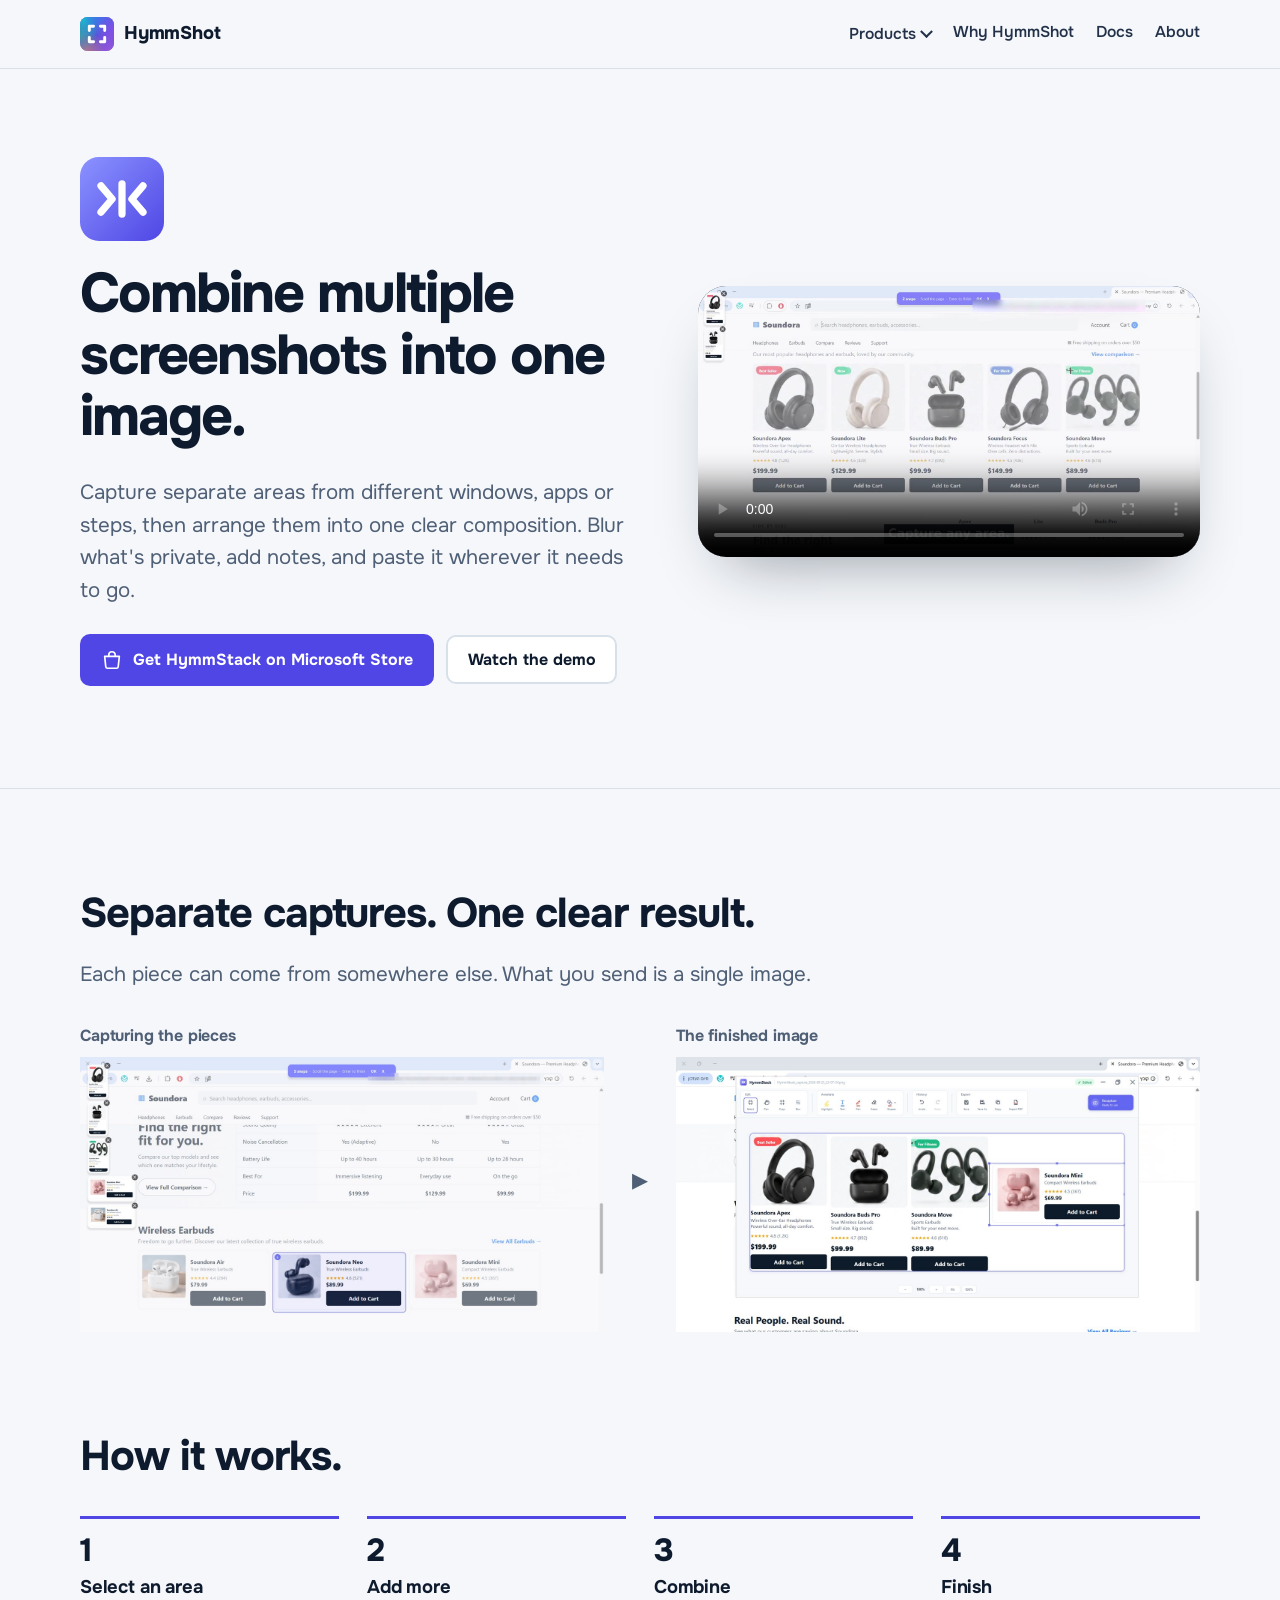
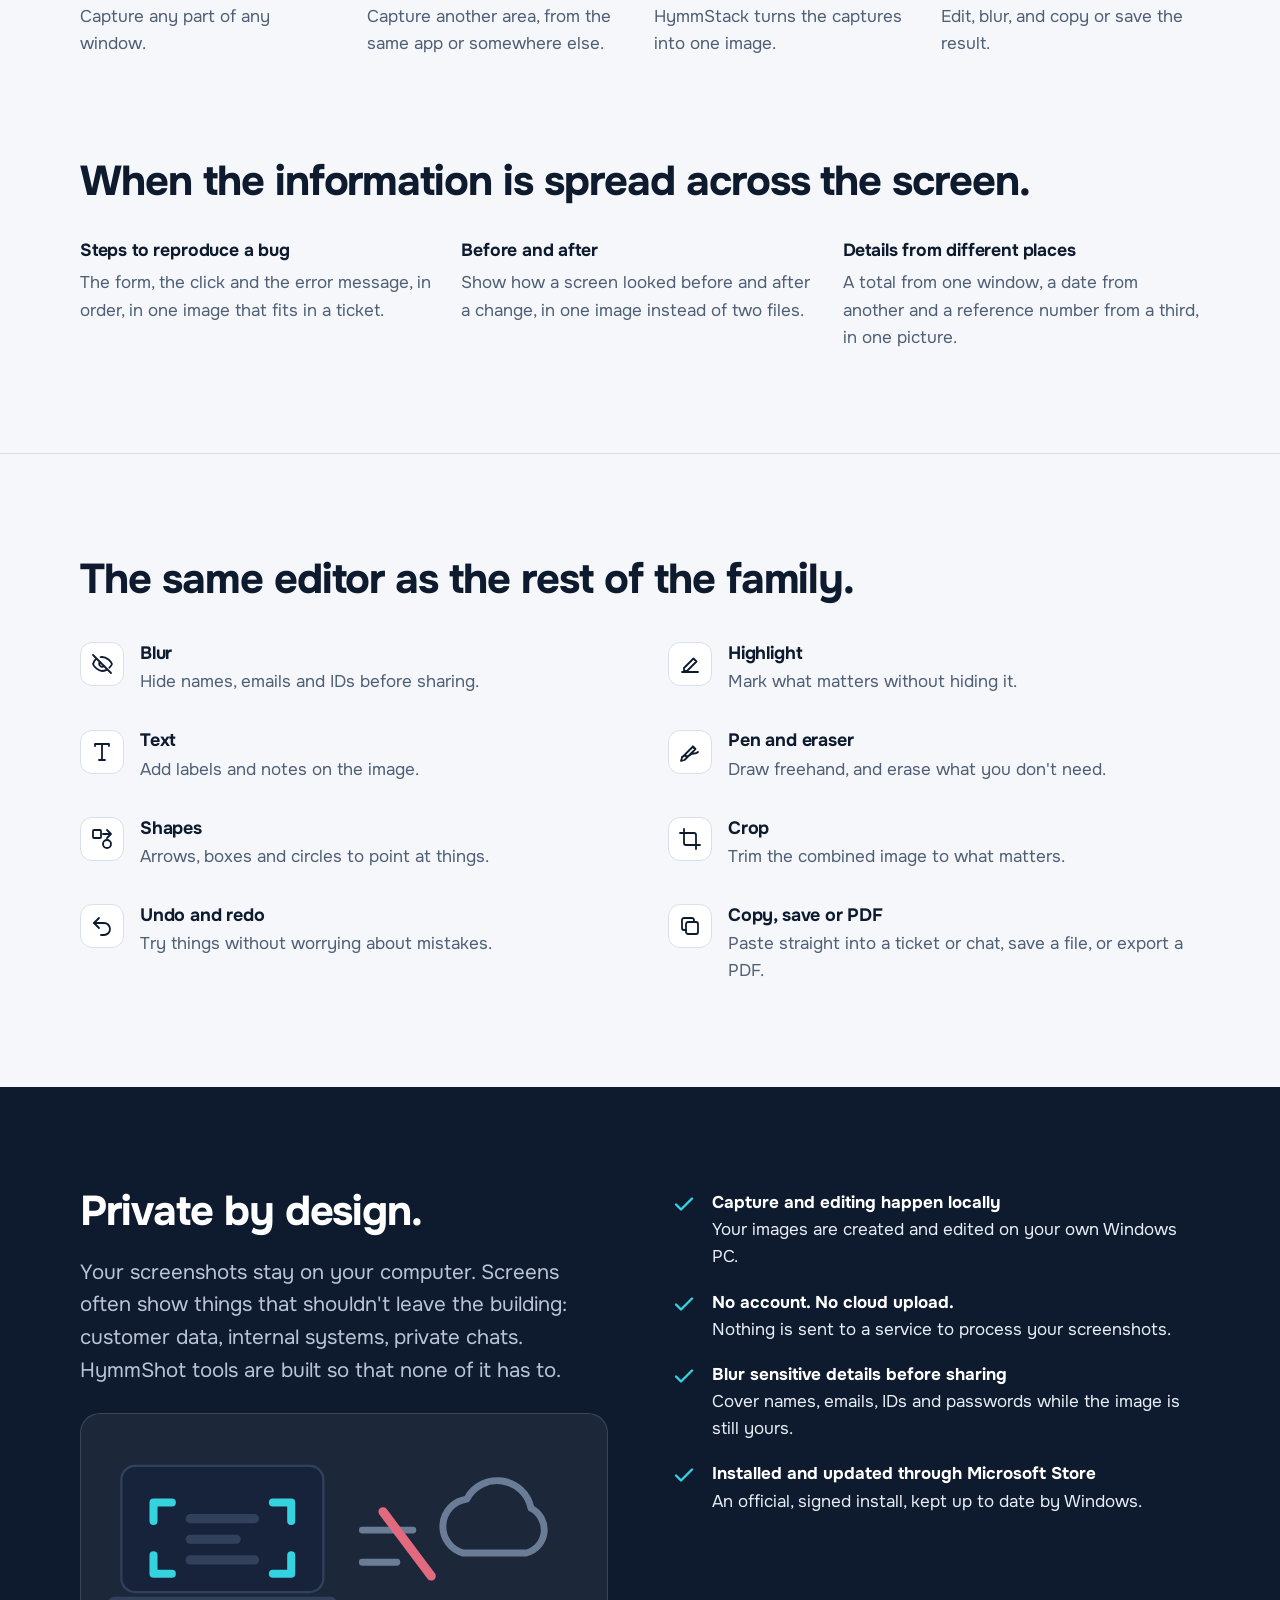
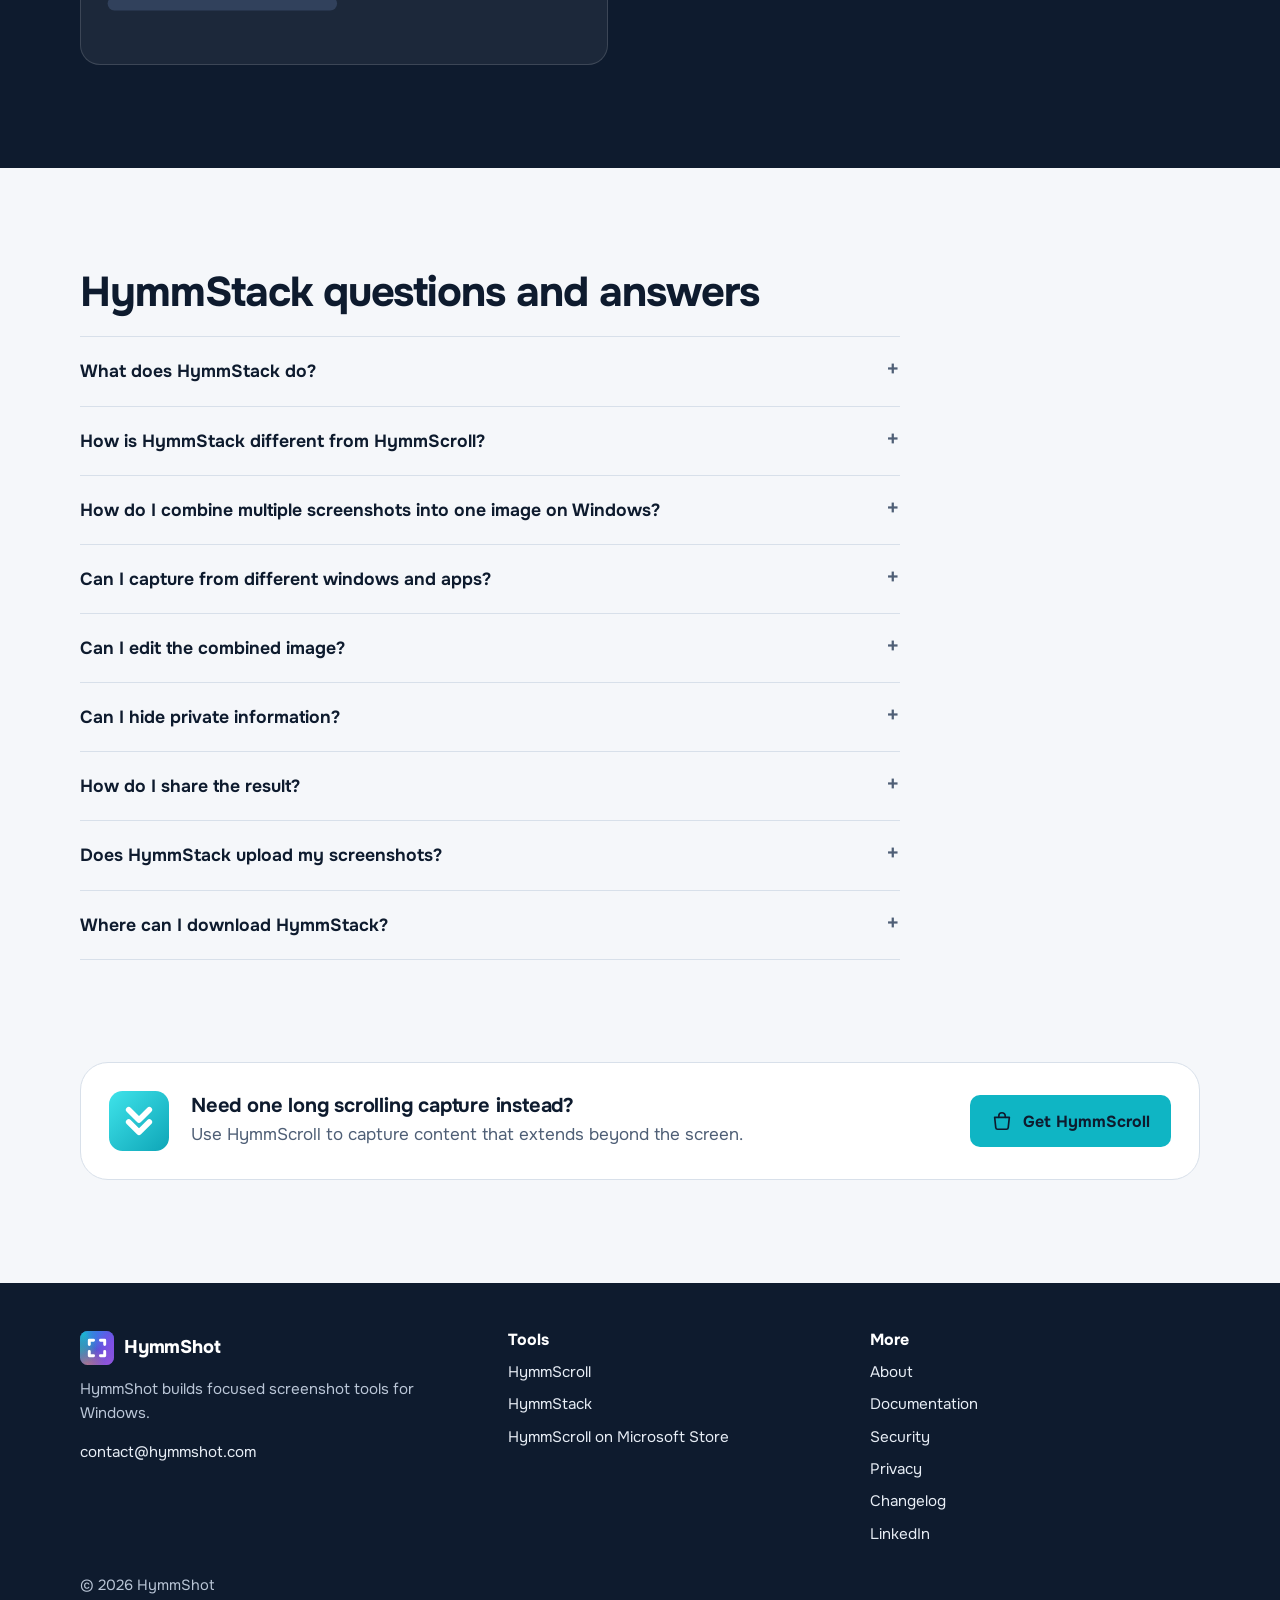
<file: hymmstack/index.html>
<!doctype html>
<html lang="en">
<head>
<meta charset="utf-8">
<meta name="viewport" content="width=device-width, initial-scale=1">
<title>HymmStack — Combine multiple screenshots into one image on Windows</title>
<meta name="description" content="Capture several areas from different windows or steps and combine them into one image on Windows. Blur private details, add notes, copy or export. Works offline.">
<meta name="robots" content="index, follow, max-image-preview:large">
<meta name="theme-color" content="#0e1b2e">
<link rel="canonical" href="https://hymmshot.com/hymmstack/">
<meta property="og:type" content="website">
<meta property="og:site_name" content="HymmShot">
<meta property="og:url" content="https://hymmshot.com/hymmstack/">
<meta property="og:title" content="HymmStack — Combine multiple screenshots into one image on Windows">
<meta property="og:description" content="Capture several areas from different windows or steps and combine them into one image on Windows. Blur private details, add notes, copy or export. Works offline.">
<meta property="og:image" content="https://hymmshot.com/assets/og-hymmstack.png">
<meta property="og:image:width" content="1200">
<meta property="og:image:height" content="630">
<meta name="twitter:card" content="summary_large_image">
<meta name="twitter:title" content="HymmStack — Combine multiple screenshots into one image on Windows">
<meta name="twitter:description" content="Capture several areas from different windows or steps and combine them into one image on Windows. Blur private details, add notes, copy or export. Works offline.">
<meta name="twitter:image" content="https://hymmshot.com/assets/og-hymmstack.png">
<link rel="icon" href="../assets/favicon-stack.png" type="image/png">
<link rel="manifest" href="../manifest.webmanifest">
<link rel="preconnect" href="https://fonts.googleapis.com">
<link rel="preconnect" href="https://fonts.gstatic.com" crossorigin>
<link href="https://fonts.googleapis.com/css2?family=Onest:wght@400;500;600;700;800&display=swap" rel="stylesheet">
<link rel="stylesheet" href="../assets/site.css">
<script defer src="../assets/analytics.js"></script>
<script type="application/ld+json">
{
 "@context": "https://schema.org",
 "@type": "SoftwareApplication",
 "name": "HymmStack",
 "operatingSystem": "Windows",
 "applicationCategory": "UtilitiesApplication",
 "description": "Capture several screen areas and combine them into one image on Windows, with a built-in editor.",
 "url": "https://hymmshot.com/hymmstack/",
 "downloadUrl": "https://apps.microsoft.com/detail/9p1lzh1rvsdb",
 "offers": {
  "@type": "Offer",
  "price": "0",
  "priceCurrency": "USD"
 },
 "publisher": {
  "@type": "Organization",
  "name": "HymmShot"
 }
}
</script>
<script type="application/ld+json">
{
 "@context": "https://schema.org",
 "@type": "FAQPage",
 "mainEntity": [
  {
   "@type": "Question",
   "name": "What does HymmStack do?",
   "acceptedAnswer": {
    "@type": "Answer",
    "text": "HymmStack lets you capture several areas, one after another, and combines them into a single image. It's the quickest way to show something that is spread across different windows, steps or parts of the screen."
   }
  },
  {
   "@type": "Question",
   "name": "How is HymmStack different from HymmScroll?",
   "acceptedAnswer": {
    "@type": "Answer",
    "text": "HymmScroll captures one area that continues below the screen, by scrolling through it. HymmStack captures separate areas, from anywhere, and puts them together. Use HymmScroll for one long thing, and HymmStack for several separate things."
   }
  },
  {
   "@type": "Question",
   "name": "How do I combine multiple screenshots into one image on Windows?",
   "acceptedAnswer": {
    "@type": "Answer",
    "text": "Windows doesn't have a built-in way to do this; you'd normally paste screenshots into an image editor and arrange them by hand. With HymmStack you capture each area in turn, and it builds the combined image for you."
   }
  },
  {
   "@type": "Question",
   "name": "Can I capture from different windows and apps?",
   "acceptedAnswer": {
    "@type": "Answer",
    "text": "Yes. HymmStack works like a regular screenshot: anything you can see on screen, in any app or website, can be captured. Each capture can come from a different place, so you can combine, for example, a form, an error message and a log into one image."
   }
  },
  {
   "@type": "Question",
   "name": "Can I edit the combined image?",
   "acceptedAnswer": {
    "@type": "Answer",
    "text": "Yes. HymmStack includes the HymmShot editor: crop, blur, highlight, text, pen, eraser, shapes, and undo and redo."
   }
  },
  {
   "@type": "Question",
   "name": "Can I hide private information?",
   "acceptedAnswer": {
    "@type": "Answer",
    "text": "Yes. Use blur on names, email addresses, IDs or anything else that shouldn't be shared, before you save or copy the image."
   }
  },
  {
   "@type": "Question",
   "name": "How do I share the result?",
   "acceptedAnswer": {
    "@type": "Answer",
    "text": "Copy it straight to the clipboard and paste it into a ticket, email or chat, save it as an image, or export it as a PDF."
   }
  },
  {
   "@type": "Question",
   "name": "Does HymmStack upload my screenshots?",
   "acceptedAnswer": {
    "@type": "Answer",
    "text": "No. Capturing and editing happen locally on your Windows PC."
   }
  },
  {
   "@type": "Question",
   "name": "Where can I download HymmStack?",
   "acceptedAnswer": {
    "@type": "Answer",
    "text": "HymmStack is available on Microsoft Store. It installs and updates like any other Store app."
   }
  }
 ]
}
</script>
</head>
<body>
<a class="skip" href="#main">Skip to content</a>
<header class="site-head"><div class="wrap">
<a class="brand" href="../index.html"><svg viewBox="0 0 512 512" aria-hidden="true"><defs><radialGradient id="hmhb0" cx="0.12" cy="0.08" r="0.62"><stop offset="0" stop-color="#14BFD0" stop-opacity="0.95"/><stop offset="0.55" stop-color="#14BFD0" stop-opacity="0.43"/><stop offset="1" stop-color="#14BFD0" stop-opacity="0"/></radialGradient><radialGradient id="hmhb1" cx="0.62" cy="0.0" r="0.55"><stop offset="0" stop-color="#3F74EE" stop-opacity="0.85"/><stop offset="0.55" stop-color="#3F74EE" stop-opacity="0.38"/><stop offset="1" stop-color="#3F74EE" stop-opacity="0"/></radialGradient><radialGradient id="hmhb2" cx="1.0" cy="0.4" r="0.6"><stop offset="0" stop-color="#8B4FEA" stop-opacity="0.9"/><stop offset="0.55" stop-color="#8B4FEA" stop-opacity="0.41"/><stop offset="1" stop-color="#8B4FEA" stop-opacity="0"/></radialGradient><radialGradient id="hmhb3" cx="0.85" cy="1.0" r="0.6"><stop offset="0" stop-color="#A956DC" stop-opacity="0.8"/><stop offset="0.55" stop-color="#A956DC" stop-opacity="0.36"/><stop offset="1" stop-color="#A956DC" stop-opacity="0"/></radialGradient><radialGradient id="hmhb4" cx="0.2" cy="1.0" r="0.55"><stop offset="0" stop-color="#EC8B5E" stop-opacity="0.6"/><stop offset="0.55" stop-color="#EC8B5E" stop-opacity="0.27"/><stop offset="1" stop-color="#EC8B5E" stop-opacity="0"/></radialGradient><radialGradient id="hmhb5" cx="0.0" cy="0.55" r="0.5"><stop offset="0" stop-color="#2FB89C" stop-opacity="0.6"/><stop offset="0.55" stop-color="#2FB89C" stop-opacity="0.27"/><stop offset="1" stop-color="#2FB89C" stop-opacity="0"/></radialGradient><clipPath id="hmhc"><rect width="512" height="512" rx="115"/></clipPath></defs><g clip-path="url(#hmhc)"><rect width="512" height="512" fill="#5351D6"/><rect width="512" height="512" fill="url(#hmhb0)"/><rect width="512" height="512" fill="url(#hmhb1)"/><rect width="512" height="512" fill="url(#hmhb2)"/><rect width="512" height="512" fill="url(#hmhb3)"/><rect width="512" height="512" fill="url(#hmhb4)"/><rect width="512" height="512" fill="url(#hmhb5)"/></g><g fill="none" stroke="#fff" stroke-width="44" stroke-linecap="round" stroke-linejoin="round"><path d="M140 204L140 140L204 140"/><path d="M308 140L372 140L372 204"/><path d="M372 308L372 372L308 372"/><path d="M204 372L140 372L140 308"/></g></svg><span>HymmShot</span></a>
<nav class="nav" aria-label="Main">
<details><summary>Products</summary><div class="menu">
<a href="../hymmscroll/index.html"><svg viewBox="0 0 512 512" aria-hidden="true"><defs><linearGradient id="gcnav1" x1="0" y1="0" x2="1" y2="1"><stop offset="0" stop-color="#3FE3EA"/><stop offset="1" stop-color="#0EA5B7"/></linearGradient></defs><rect width="512" height="512" rx="115" fill="url(#gcnav1)"/><g fill="none" stroke="#fff" stroke-width="48" stroke-linecap="round" stroke-linejoin="round"><path d="M168 160L256 248L344 160"/><path d="M168 264L256 352L344 264"/></g></svg><span><strong>HymmScroll</strong><span>Scrolling screenshots</span></span></a>
<a href="../hymmstack/index.html"><svg viewBox="0 0 512 512" aria-hidden="true"><defs><linearGradient id="gknav2" x1="0" y1="0" x2="1" y2="1"><stop offset="0" stop-color="#8B93FF"/><stop offset="1" stop-color="#4F46E5"/></linearGradient></defs><rect width="512" height="512" rx="115" fill="url(#gknav2)"/><g fill="none" stroke="#fff" stroke-width="44" stroke-linecap="round" stroke-linejoin="round"><path d="M128 176L196 256L128 336"/><path d="M384 176L316 256L384 336"/><path d="M256 164V348"/></g></svg><span><strong>HymmStack</strong><span>Multi-area capture</span></span></a>
</div></details>
<a href="../index.html#private">Why HymmShot</a>
<a href="../docs.html">Docs</a>
<a href="../about.html">About</a>
</nav>
</div></header>
<main id="main">
<section class="hero"><div class="wrap hero-grid">
<div><div style="width:84px;height:84px;margin-bottom:22px"><svg viewBox="0 0 512 512" aria-hidden="true"><defs><linearGradient id="gkhero" x1="0" y1="0" x2="1" y2="1"><stop offset="0" stop-color="#8B93FF"/><stop offset="1" stop-color="#4F46E5"/></linearGradient></defs><rect width="512" height="512" rx="115" fill="url(#gkhero)"/><g fill="none" stroke="#fff" stroke-width="44" stroke-linecap="round" stroke-linejoin="round"><path d="M128 176L196 256L128 336"/><path d="M384 176L316 256L384 336"/><path d="M256 164V348"/></g></svg></div>
<h1>Combine multiple screenshots into one image.</h1>
<p class="lede">Capture separate areas from different windows, apps or steps, then arrange them into one clear composition. Blur what's private, add notes, and paste it wherever it needs to go.</p>
<div class="actions"><a class="btn btn-stack" data-download-cta="stack" href="https://apps.microsoft.com/detail/9p1lzh1rvsdb" target="_blank" rel="noopener"><svg viewBox="0 0 24 24" fill="none" stroke="currentColor" stroke-width="1.8" stroke-linecap="round" stroke-linejoin="round" aria-hidden="true"><path d="M4 8h16l-1.2 11.2a2 2 0 0 1-2 1.8H7.2a2 2 0 0 1-2-1.8z"/><path d="M8.5 8V6.5a3.5 3.5 0 0 1 7 0V8"/></svg>Get HymmStack on Microsoft Store</a><a class="btn btn-ghost" href="#demo">Watch the demo</a></div></div>
<div class="media" id="demo"><video controls playsinline preload="metadata" poster="../assets/stack-poster.jpg" aria-label="HymmStack capturing several areas of a page and combining them into one image"><source src="../hymmstack-demo.mp4" type="video/mp4"></video></div>
</div></section>
<hr class="divider">
<section><div class="wrap">
<h2>Separate captures. One clear result.</h2>
<p class="lede">Each piece can come from somewhere else. What you send is a single image.</p>
<div class="ba">
<div><h3>Capturing the pieces</h3><img src="../assets/stack-capture.jpg" alt="HymmStack capturing several areas of a page one after another, with the captures collected at the side" loading="lazy"></div>
<div class="arrow" aria-hidden="true">&#9656;</div>
<div><h3>The finished image</h3><img src="../assets/stack-result.jpg" alt="The captures combined into one image, open in the HymmStack editor" loading="lazy"></div>
</div></div></section>
<section style="padding-top:0"><div class="wrap">
<h2>How it works.</h2>
<ol class="steps stack">
<li><h3>Select an area</h3><p>Capture any part of any window.</p></li>
<li><h3>Add more</h3><p>Capture another area, from the same app or somewhere else.</p></li>
<li><h3>Combine</h3><p>HymmStack turns the captures into one image.</p></li>
<li><h3>Finish</h3><p>Edit, blur, and copy or save the result.</p></li>
</ol></div></section>
<section style="padding-top:0"><div class="wrap">
<h2>When the information is spread across the screen.</h2>
<div class="uses">
<div><h3>Steps to reproduce a bug</h3><p>The form, the click and the error message, in order, in one image that fits in a ticket.</p></div>
<div><h3>Before and after</h3><p>Show how a screen looked before and after a change, in one image instead of two files.</p></div>
<div><h3>Details from different places</h3><p>A total from one window, a date from another and a reference number from a third, in one picture.</p></div>
</div></div></section>
<hr class="divider">
<section><div class="wrap">
<h2>The same editor as the rest of the family.</h2>
<div class="features">
<div class="feature"><div class="fi"><svg viewBox="0 0 24 24" fill="none" stroke="currentColor" stroke-width="1.8" stroke-linecap="round" stroke-linejoin="round" aria-hidden="true"><path d="M3 3l18 18M10.6 5.1A10 10 0 0 1 12 5c5 0 9 4.5 10 7-.4 1-1.3 2.4-2.6 3.7M6.6 6.6C4.6 8 3.4 10 3 12c1 2.5 5 7 9 7 1.6 0 3.1-.4 4.4-1.1"/><path d="M9.9 9.9a3 3 0 0 0 4.2 4.2"/></svg></div><div><h3>Blur</h3><p>Hide names, emails and IDs before sharing.</p></div></div>
<div class="feature"><div class="fi"><svg viewBox="0 0 24 24" fill="none" stroke="currentColor" stroke-width="1.8" stroke-linecap="round" stroke-linejoin="round" aria-hidden="true"><path d="M4 20h16M6 16l9.5-9.5 3 3L9 19H6z"/></svg></div><div><h3>Highlight</h3><p>Mark what matters without hiding it.</p></div></div>
<div class="feature"><div class="fi"><svg viewBox="0 0 24 24" fill="none" stroke="currentColor" stroke-width="1.8" stroke-linecap="round" stroke-linejoin="round" aria-hidden="true"><path d="M5 6V4h14v2M12 4v16M9 20h6"/></svg></div><div><h3>Text</h3><p>Add labels and notes on the image.</p></div></div>
<div class="feature"><div class="fi"><svg viewBox="0 0 24 24" fill="none" stroke="currentColor" stroke-width="1.8" stroke-linecap="round" stroke-linejoin="round" aria-hidden="true"><path d="M3 21l3.5-1 11-11-2.5-2.5-11 11zM14.5 6.5l2.5 2.5M4 17c3-3 5 1 8-2s5 0 8-3"/></svg></div><div><h3>Pen and eraser</h3><p>Draw freehand, and erase what you don't need.</p></div></div>
<div class="feature"><div class="fi"><svg viewBox="0 0 24 24" fill="none" stroke="currentColor" stroke-width="1.8" stroke-linecap="round" stroke-linejoin="round" aria-hidden="true"><rect x="3" y="3" width="8" height="8" rx="1"/><circle cx="17" cy="17" r="4"/><path d="M13 7h8M17 3l4 4-4 4"/></svg></div><div><h3>Shapes</h3><p>Arrows, boxes and circles to point at things.</p></div></div>
<div class="feature"><div class="fi"><svg viewBox="0 0 24 24" fill="none" stroke="currentColor" stroke-width="1.8" stroke-linecap="round" stroke-linejoin="round" aria-hidden="true"><path d="M6 2v14a2 2 0 0 0 2 2h14M2 6h14a2 2 0 0 1 2 2v14"/></svg></div><div><h3>Crop</h3><p>Trim the combined image to what matters.</p></div></div>
<div class="feature"><div class="fi"><svg viewBox="0 0 24 24" fill="none" stroke="currentColor" stroke-width="1.8" stroke-linecap="round" stroke-linejoin="round" aria-hidden="true"><path d="M9 14L4 9l5-5"/><path d="M4 9h10a6 6 0 0 1 0 12h-3"/></svg></div><div><h3>Undo and redo</h3><p>Try things without worrying about mistakes.</p></div></div>
<div class="feature"><div class="fi"><svg viewBox="0 0 24 24" fill="none" stroke="currentColor" stroke-width="1.8" stroke-linecap="round" stroke-linejoin="round" aria-hidden="true"><rect x="8" y="8" width="12" height="12" rx="2"/><path d="M16 8V6a2 2 0 0 0-2-2H6a2 2 0 0 0-2 2v8a2 2 0 0 0 2 2h2"/></svg></div><div><h3>Copy, save or PDF</h3><p>Paste straight into a ticket or chat, save a file, or export a PDF.</p></div></div>
</div></div></section>
<section class="band" id="private"><div class="wrap band-grid with-art">
<div><h2>Private by design.</h2><p class="lede">Your screenshots stay on your computer. Screens often show things that shouldn't leave the building: customer data, internal systems, private chats. HymmShot tools are built so that none of it has to.</p><div class="band-art"><svg viewBox="0 0 420 180" role="img" aria-label="A capture stays on the laptop; nothing is sent to the cloud"><rect x="16" y="26" width="176" height="110" rx="12" fill="#16233a" stroke="#31415c" stroke-width="2"></rect><rect x="4" y="140" width="200" height="12" rx="6" fill="#31415c"></rect><g fill="none" stroke="#34d3df" stroke-width="7" stroke-linecap="round" stroke-linejoin="round"><path d="M44 74V58h16"></path><path d="M148 58h16v16"></path><path d="M164 104v16h-16"></path><path d="M60 120H44v-16"></path></g><g fill="#31415c"><rect x="72" y="68" width="64" height="8" rx="4"></rect><rect x="72" y="86" width="48" height="8" rx="4"></rect><rect x="72" y="104" width="64" height="8" rx="4"></rect></g><g fill="none" stroke="#6b7c96" stroke-width="6" stroke-linecap="round"><path d="M226 82h44"></path><path d="M226 110h30"></path></g><g transform="translate(286,40)"><path d="M28 62a24 24 0 0 1 3-47 30 30 0 0 1 56 8 21 21 0 0 1-4 39z" fill="none" stroke="#6b7c96" stroke-width="6" stroke-linejoin="round"></path></g><g stroke="#e26a7e" stroke-width="8" stroke-linecap="round"><path d="M244 66L286 122"></path></g></svg></div></div>
<ul class="checks">
<li><svg viewBox="0 0 24 24" fill="none" stroke="#34d3df" stroke-width="2.4" stroke-linecap="round" stroke-linejoin="round" aria-hidden="true"><path d="M4 12.5l5 5L20 6.5"/></svg><div><strong>Capture and editing happen locally</strong>Your images are created and edited on your own Windows PC.</div></li>
<li><svg viewBox="0 0 24 24" fill="none" stroke="#34d3df" stroke-width="2.4" stroke-linecap="round" stroke-linejoin="round" aria-hidden="true"><path d="M4 12.5l5 5L20 6.5"/></svg><div><strong>No account. No cloud upload.</strong>Nothing is sent to a service to process your screenshots.</div></li>
<li><svg viewBox="0 0 24 24" fill="none" stroke="#34d3df" stroke-width="2.4" stroke-linecap="round" stroke-linejoin="round" aria-hidden="true"><path d="M4 12.5l5 5L20 6.5"/></svg><div><strong>Blur sensitive details before sharing</strong>Cover names, emails, IDs and passwords while the image is still yours.</div></li>
<li><svg viewBox="0 0 24 24" fill="none" stroke="#34d3df" stroke-width="2.4" stroke-linecap="round" stroke-linejoin="round" aria-hidden="true"><path d="M4 12.5l5 5L20 6.5"/></svg><div><strong>Installed and updated through Microsoft Store</strong>An official, signed install, kept up to date by Windows.</div></li>
</ul></div></section>
<section id="faq"><div class="wrap"><h2>HymmStack questions and answers</h2><div class="faq"><details><summary>What does HymmStack do?</summary><div class="answer"><p>HymmStack lets you capture several areas, one after another, and combines them into a single image. It's the quickest way to show something that is spread across different windows, steps or parts of the screen.</p></div></details><details><summary>How is HymmStack different from HymmScroll?</summary><div class="answer"><p>HymmScroll captures one area that continues below the screen, by scrolling through it. HymmStack captures separate areas, from anywhere, and puts them together. Use HymmScroll for one long thing, and HymmStack for several separate things.</p></div></details><details><summary>How do I combine multiple screenshots into one image on Windows?</summary><div class="answer"><p>Windows doesn't have a built-in way to do this; you'd normally paste screenshots into an image editor and arrange them by hand. With HymmStack you capture each area in turn, and it builds the combined image for you.</p></div></details><details><summary>Can I capture from different windows and apps?</summary><div class="answer"><p>Yes. HymmStack works like a regular screenshot: anything you can see on screen, in any app or website, can be captured. Each capture can come from a different place, so you can combine, for example, a form, an error message and a log into one image.</p></div></details><details><summary>Can I edit the combined image?</summary><div class="answer"><p>Yes. HymmStack includes the HymmShot editor: crop, blur, highlight, text, pen, eraser, shapes, and undo and redo.</p></div></details><details><summary>Can I hide private information?</summary><div class="answer"><p>Yes. Use blur on names, email addresses, IDs or anything else that shouldn't be shared, before you save or copy the image.</p></div></details><details><summary>How do I share the result?</summary><div class="answer"><p>Copy it straight to the clipboard and paste it into a ticket, email or chat, save it as an image, or export it as a PDF.</p></div></details><details><summary>Does HymmStack upload my screenshots?</summary><div class="answer"><p>No. Capturing and editing happen locally on your Windows PC.</p></div></details><details><summary>Where can I download HymmStack?</summary><div class="answer"><p>HymmStack is available on Microsoft Store. It installs and updates like any other Store app.</p></div></details></div></div></section>
<section style="padding-top:0"><div class="wrap"><div class="cross"><svg viewBox="0 0 512 512" aria-hidden="true"><defs><linearGradient id="gcx" x1="0" y1="0" x2="1" y2="1"><stop offset="0" stop-color="#3FE3EA"/><stop offset="1" stop-color="#0EA5B7"/></linearGradient></defs><rect width="512" height="512" rx="115" fill="url(#gcx)"/><g fill="none" stroke="#fff" stroke-width="48" stroke-linecap="round" stroke-linejoin="round"><path d="M168 160L256 248L344 160"/><path d="M168 264L256 352L344 264"/></g></svg><div><h3>Need one long scrolling capture instead?</h3><p>Use HymmScroll to capture content that extends beyond the screen.</p></div><a class="btn btn-scroll" data-download-cta="stack-cross" href="https://apps.microsoft.com/detail/9n6580jqmpw8" target="_blank" rel="noopener"><svg viewBox="0 0 24 24" fill="none" stroke="currentColor" stroke-width="1.8" stroke-linecap="round" stroke-linejoin="round" aria-hidden="true"><path d="M4 8h16l-1.2 11.2a2 2 0 0 1-2 1.8H7.2a2 2 0 0 1-2-1.8z"/><path d="M8.5 8V6.5a3.5 3.5 0 0 1 7 0V8"/></svg>Get HymmScroll</a></div></div></section>
</main>
<footer class="site-foot"><div class="wrap">
<div><a class="brand" href="../index.html"><svg viewBox="0 0 512 512" aria-hidden="true"><defs><radialGradient id="hmfb0" cx="0.12" cy="0.08" r="0.62"><stop offset="0" stop-color="#14BFD0" stop-opacity="0.95"/><stop offset="0.55" stop-color="#14BFD0" stop-opacity="0.43"/><stop offset="1" stop-color="#14BFD0" stop-opacity="0"/></radialGradient><radialGradient id="hmfb1" cx="0.62" cy="0.0" r="0.55"><stop offset="0" stop-color="#3F74EE" stop-opacity="0.85"/><stop offset="0.55" stop-color="#3F74EE" stop-opacity="0.38"/><stop offset="1" stop-color="#3F74EE" stop-opacity="0"/></radialGradient><radialGradient id="hmfb2" cx="1.0" cy="0.4" r="0.6"><stop offset="0" stop-color="#8B4FEA" stop-opacity="0.9"/><stop offset="0.55" stop-color="#8B4FEA" stop-opacity="0.41"/><stop offset="1" stop-color="#8B4FEA" stop-opacity="0"/></radialGradient><radialGradient id="hmfb3" cx="0.85" cy="1.0" r="0.6"><stop offset="0" stop-color="#A956DC" stop-opacity="0.8"/><stop offset="0.55" stop-color="#A956DC" stop-opacity="0.36"/><stop offset="1" stop-color="#A956DC" stop-opacity="0"/></radialGradient><radialGradient id="hmfb4" cx="0.2" cy="1.0" r="0.55"><stop offset="0" stop-color="#EC8B5E" stop-opacity="0.6"/><stop offset="0.55" stop-color="#EC8B5E" stop-opacity="0.27"/><stop offset="1" stop-color="#EC8B5E" stop-opacity="0"/></radialGradient><radialGradient id="hmfb5" cx="0.0" cy="0.55" r="0.5"><stop offset="0" stop-color="#2FB89C" stop-opacity="0.6"/><stop offset="0.55" stop-color="#2FB89C" stop-opacity="0.27"/><stop offset="1" stop-color="#2FB89C" stop-opacity="0"/></radialGradient><clipPath id="hmfc"><rect width="512" height="512" rx="115"/></clipPath></defs><g clip-path="url(#hmfc)"><rect width="512" height="512" fill="#5351D6"/><rect width="512" height="512" fill="url(#hmfb0)"/><rect width="512" height="512" fill="url(#hmfb1)"/><rect width="512" height="512" fill="url(#hmfb2)"/><rect width="512" height="512" fill="url(#hmfb3)"/><rect width="512" height="512" fill="url(#hmfb4)"/><rect width="512" height="512" fill="url(#hmfb5)"/></g><g fill="none" stroke="#fff" stroke-width="44" stroke-linecap="round" stroke-linejoin="round"><path d="M140 204L140 140L204 140"/><path d="M308 140L372 140L372 204"/><path d="M372 308L372 372L308 372"/><path d="M204 372L140 372L140 308"/></g></svg><span>HymmShot</span></a><p>HymmShot builds focused screenshot tools for Windows.</p><p><a href="mailto:contact@hymmshot.com">contact@hymmshot.com</a></p></div>
<div><h2>Tools</h2><ul><li><a href="../hymmscroll/index.html">HymmScroll</a></li><li><a href="../hymmstack/index.html">HymmStack</a></li><li><a href="https://apps.microsoft.com/detail/9n6580jqmpw8" target="_blank" rel="noopener">HymmScroll on Microsoft Store</a></li></ul></div>
<div><h2>More</h2><ul><li><a href="../about.html">About</a></li><li><a href="../docs.html">Documentation</a></li><li><a href="../security.html">Security</a></li><li><a href="../privacy.html">Privacy</a></li><li><a href="../changelog.html">Changelog</a></li><li><a href="https://www.linkedin.com/company/hymmshot" target="_blank" rel="noopener">LinkedIn</a></li></ul></div>
</div><div class="wrap"><p class="small" style="margin-top:28px">© 2026 HymmShot</p></div></footer>
</body>
</html>
</file>
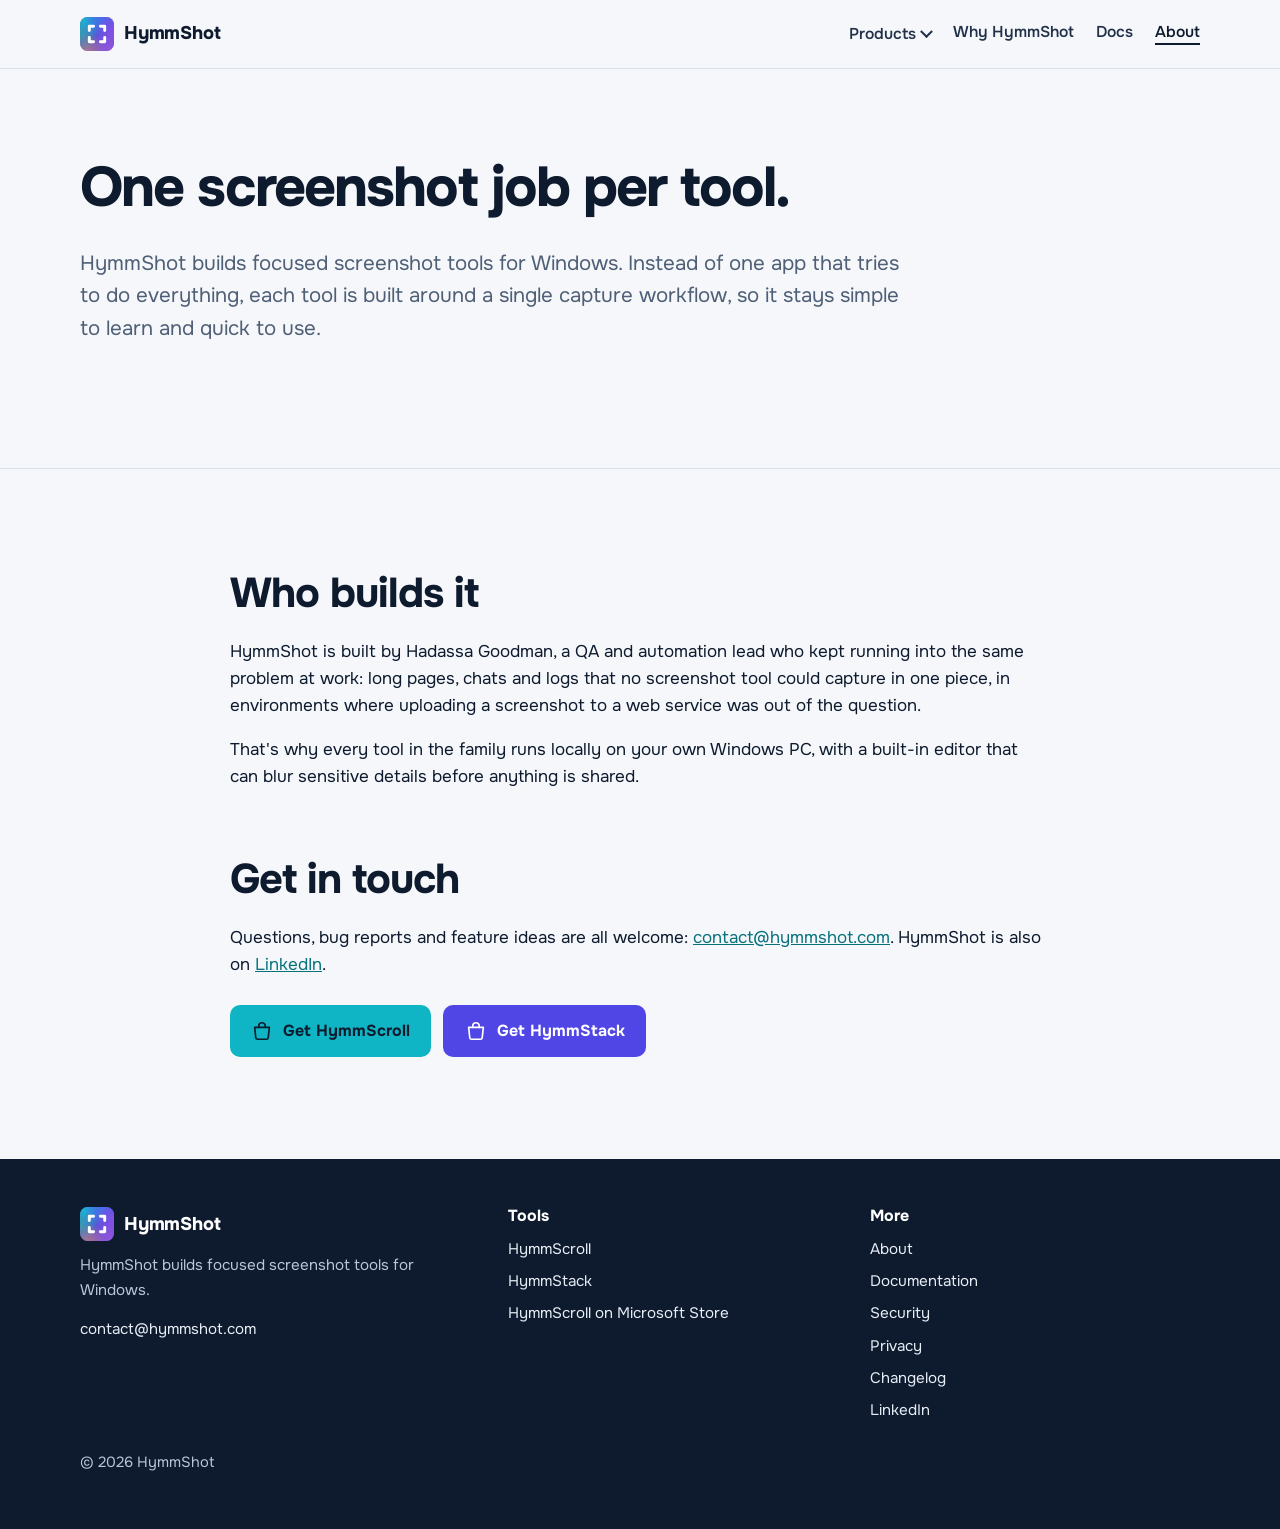
<file: about.html>
<!doctype html>
<html lang="en">
<head>
<meta charset="utf-8">
<meta name="viewport" content="width=device-width, initial-scale=1">
<title>About HymmShot — focused screenshot tools for Windows</title>
<meta name="description" content="HymmShot builds focused screenshot tools for Windows: HymmScroll for scrolling captures and HymmStack for combining separate captures into one image.">
<meta name="robots" content="index, follow, max-image-preview:large">
<meta name="theme-color" content="#0e1b2e">
<link rel="canonical" href="https://hymmshot.com/about.html">
<meta property="og:type" content="website">
<meta property="og:site_name" content="HymmShot">
<meta property="og:url" content="https://hymmshot.com/about.html">
<meta property="og:title" content="About HymmShot — focused screenshot tools for Windows">
<meta property="og:description" content="HymmShot builds focused screenshot tools for Windows: HymmScroll for scrolling captures and HymmStack for combining separate captures into one image.">
<meta property="og:image" content="https://hymmshot.com/assets/og-hymmshot.png">
<meta property="og:image:width" content="1200">
<meta property="og:image:height" content="630">
<meta name="twitter:card" content="summary_large_image">
<meta name="twitter:title" content="About HymmShot — focused screenshot tools for Windows">
<meta name="twitter:description" content="HymmShot builds focused screenshot tools for Windows: HymmScroll for scrolling captures and HymmStack for combining separate captures into one image.">
<meta name="twitter:image" content="https://hymmshot.com/assets/og-hymmshot.png">
<link rel="icon" href="assets/favicon-shot.png" type="image/png">
<link rel="manifest" href="manifest.webmanifest">
<link rel="preconnect" href="https://fonts.googleapis.com">
<link rel="preconnect" href="https://fonts.gstatic.com" crossorigin>
<link href="https://fonts.googleapis.com/css2?family=Onest:wght@400;500;600;700;800&display=swap" rel="stylesheet">
<link rel="stylesheet" href="assets/site.css">
<script defer src="assets/analytics.js"></script>

</head>
<body>
<a class="skip" href="#main">Skip to content</a>
<header class="site-head"><div class="wrap">
<a class="brand" href="index.html"><svg viewBox="0 0 512 512" aria-hidden="true"><defs><radialGradient id="hmhb0" cx="0.12" cy="0.08" r="0.62"><stop offset="0" stop-color="#14BFD0" stop-opacity="0.95"/><stop offset="0.55" stop-color="#14BFD0" stop-opacity="0.43"/><stop offset="1" stop-color="#14BFD0" stop-opacity="0"/></radialGradient><radialGradient id="hmhb1" cx="0.62" cy="0.0" r="0.55"><stop offset="0" stop-color="#3F74EE" stop-opacity="0.85"/><stop offset="0.55" stop-color="#3F74EE" stop-opacity="0.38"/><stop offset="1" stop-color="#3F74EE" stop-opacity="0"/></radialGradient><radialGradient id="hmhb2" cx="1.0" cy="0.4" r="0.6"><stop offset="0" stop-color="#8B4FEA" stop-opacity="0.9"/><stop offset="0.55" stop-color="#8B4FEA" stop-opacity="0.41"/><stop offset="1" stop-color="#8B4FEA" stop-opacity="0"/></radialGradient><radialGradient id="hmhb3" cx="0.85" cy="1.0" r="0.6"><stop offset="0" stop-color="#A956DC" stop-opacity="0.8"/><stop offset="0.55" stop-color="#A956DC" stop-opacity="0.36"/><stop offset="1" stop-color="#A956DC" stop-opacity="0"/></radialGradient><radialGradient id="hmhb4" cx="0.2" cy="1.0" r="0.55"><stop offset="0" stop-color="#EC8B5E" stop-opacity="0.6"/><stop offset="0.55" stop-color="#EC8B5E" stop-opacity="0.27"/><stop offset="1" stop-color="#EC8B5E" stop-opacity="0"/></radialGradient><radialGradient id="hmhb5" cx="0.0" cy="0.55" r="0.5"><stop offset="0" stop-color="#2FB89C" stop-opacity="0.6"/><stop offset="0.55" stop-color="#2FB89C" stop-opacity="0.27"/><stop offset="1" stop-color="#2FB89C" stop-opacity="0"/></radialGradient><clipPath id="hmhc"><rect width="512" height="512" rx="115"/></clipPath></defs><g clip-path="url(#hmhc)"><rect width="512" height="512" fill="#5351D6"/><rect width="512" height="512" fill="url(#hmhb0)"/><rect width="512" height="512" fill="url(#hmhb1)"/><rect width="512" height="512" fill="url(#hmhb2)"/><rect width="512" height="512" fill="url(#hmhb3)"/><rect width="512" height="512" fill="url(#hmhb4)"/><rect width="512" height="512" fill="url(#hmhb5)"/></g><g fill="none" stroke="#fff" stroke-width="44" stroke-linecap="round" stroke-linejoin="round"><path d="M140 204L140 140L204 140"/><path d="M308 140L372 140L372 204"/><path d="M372 308L372 372L308 372"/><path d="M204 372L140 372L140 308"/></g></svg><span>HymmShot</span></a>
<nav class="nav" aria-label="Main">
<details><summary>Products</summary><div class="menu">
<a href="hymmscroll/index.html"><svg viewBox="0 0 512 512" aria-hidden="true"><defs><linearGradient id="gcnav1" x1="0" y1="0" x2="1" y2="1"><stop offset="0" stop-color="#3FE3EA"/><stop offset="1" stop-color="#0EA5B7"/></linearGradient></defs><rect width="512" height="512" rx="115" fill="url(#gcnav1)"/><g fill="none" stroke="#fff" stroke-width="48" stroke-linecap="round" stroke-linejoin="round"><path d="M168 160L256 248L344 160"/><path d="M168 264L256 352L344 264"/></g></svg><span><strong>HymmScroll</strong><span>Scrolling screenshots</span></span></a>
<a href="hymmstack/index.html"><svg viewBox="0 0 512 512" aria-hidden="true"><defs><linearGradient id="gknav2" x1="0" y1="0" x2="1" y2="1"><stop offset="0" stop-color="#8B93FF"/><stop offset="1" stop-color="#4F46E5"/></linearGradient></defs><rect width="512" height="512" rx="115" fill="url(#gknav2)"/><g fill="none" stroke="#fff" stroke-width="44" stroke-linecap="round" stroke-linejoin="round"><path d="M128 176L196 256L128 336"/><path d="M384 176L316 256L384 336"/><path d="M256 164V348"/></g></svg><span><strong>HymmStack</strong><span>Multi-area capture</span></span></a>
</div></details>
<a href="index.html#private">Why HymmShot</a>
<a href="docs.html">Docs</a>
<a href="about.html" aria-current="page">About</a>
</nav>
</div></header>
<main id="main">
<section class="hero"><div class="wrap">
<h1>One screenshot job per tool.</h1>
<p class="lede">HymmShot builds focused screenshot tools for Windows. Instead of one app that tries to do everything, each tool is built around a single capture workflow, so it stays simple to learn and quick to use.</p>
</div></section>
<hr class="divider">
<section><div class="wrap" style="max-width:820px">
<h2>Who builds it</h2>
<p>HymmShot is built by Hadassa Goodman, a QA and automation lead who kept running into the same problem at work: long pages, chats and logs that no screenshot tool could capture in one piece, in environments where uploading a screenshot to a web service was out of the question.</p>
<p>That's why every tool in the family runs locally on your own Windows PC, with a built-in editor that can blur sensitive details before anything is shared.</p>
<h2 style="margin-top:1.6em">Get in touch</h2>
<p>Questions, bug reports and feature ideas are all welcome: <a href="mailto:contact@hymmshot.com">contact@hymmshot.com</a>. HymmShot is also on <a href="https://www.linkedin.com/company/hymmshot" target="_blank" rel="noopener">LinkedIn</a>.</p>
<div class="actions"><a class="btn btn-scroll" data-download-cta="about" href="https://apps.microsoft.com/detail/9n6580jqmpw8" target="_blank" rel="noopener"><svg viewBox="0 0 24 24" fill="none" stroke="currentColor" stroke-width="1.8" stroke-linecap="round" stroke-linejoin="round" aria-hidden="true"><path d="M4 8h16l-1.2 11.2a2 2 0 0 1-2 1.8H7.2a2 2 0 0 1-2-1.8z"/><path d="M8.5 8V6.5a3.5 3.5 0 0 1 7 0V8"/></svg>Get HymmScroll</a><a class="btn btn-stack" data-download-cta="about-stack" href="https://apps.microsoft.com/detail/9p1lzh1rvsdb" target="_blank" rel="noopener"><svg viewBox="0 0 24 24" fill="none" stroke="currentColor" stroke-width="1.8" stroke-linecap="round" stroke-linejoin="round" aria-hidden="true"><path d="M4 8h16l-1.2 11.2a2 2 0 0 1-2 1.8H7.2a2 2 0 0 1-2-1.8z"/><path d="M8.5 8V6.5a3.5 3.5 0 0 1 7 0V8"/></svg>Get HymmStack</a></div>
</div></section>
</main>
<footer class="site-foot"><div class="wrap">
<div><a class="brand" href="index.html"><svg viewBox="0 0 512 512" aria-hidden="true"><defs><radialGradient id="hmfb0" cx="0.12" cy="0.08" r="0.62"><stop offset="0" stop-color="#14BFD0" stop-opacity="0.95"/><stop offset="0.55" stop-color="#14BFD0" stop-opacity="0.43"/><stop offset="1" stop-color="#14BFD0" stop-opacity="0"/></radialGradient><radialGradient id="hmfb1" cx="0.62" cy="0.0" r="0.55"><stop offset="0" stop-color="#3F74EE" stop-opacity="0.85"/><stop offset="0.55" stop-color="#3F74EE" stop-opacity="0.38"/><stop offset="1" stop-color="#3F74EE" stop-opacity="0"/></radialGradient><radialGradient id="hmfb2" cx="1.0" cy="0.4" r="0.6"><stop offset="0" stop-color="#8B4FEA" stop-opacity="0.9"/><stop offset="0.55" stop-color="#8B4FEA" stop-opacity="0.41"/><stop offset="1" stop-color="#8B4FEA" stop-opacity="0"/></radialGradient><radialGradient id="hmfb3" cx="0.85" cy="1.0" r="0.6"><stop offset="0" stop-color="#A956DC" stop-opacity="0.8"/><stop offset="0.55" stop-color="#A956DC" stop-opacity="0.36"/><stop offset="1" stop-color="#A956DC" stop-opacity="0"/></radialGradient><radialGradient id="hmfb4" cx="0.2" cy="1.0" r="0.55"><stop offset="0" stop-color="#EC8B5E" stop-opacity="0.6"/><stop offset="0.55" stop-color="#EC8B5E" stop-opacity="0.27"/><stop offset="1" stop-color="#EC8B5E" stop-opacity="0"/></radialGradient><radialGradient id="hmfb5" cx="0.0" cy="0.55" r="0.5"><stop offset="0" stop-color="#2FB89C" stop-opacity="0.6"/><stop offset="0.55" stop-color="#2FB89C" stop-opacity="0.27"/><stop offset="1" stop-color="#2FB89C" stop-opacity="0"/></radialGradient><clipPath id="hmfc"><rect width="512" height="512" rx="115"/></clipPath></defs><g clip-path="url(#hmfc)"><rect width="512" height="512" fill="#5351D6"/><rect width="512" height="512" fill="url(#hmfb0)"/><rect width="512" height="512" fill="url(#hmfb1)"/><rect width="512" height="512" fill="url(#hmfb2)"/><rect width="512" height="512" fill="url(#hmfb3)"/><rect width="512" height="512" fill="url(#hmfb4)"/><rect width="512" height="512" fill="url(#hmfb5)"/></g><g fill="none" stroke="#fff" stroke-width="44" stroke-linecap="round" stroke-linejoin="round"><path d="M140 204L140 140L204 140"/><path d="M308 140L372 140L372 204"/><path d="M372 308L372 372L308 372"/><path d="M204 372L140 372L140 308"/></g></svg><span>HymmShot</span></a><p>HymmShot builds focused screenshot tools for Windows.</p><p><a href="mailto:contact@hymmshot.com">contact@hymmshot.com</a></p></div>
<div><h2>Tools</h2><ul><li><a href="hymmscroll/index.html">HymmScroll</a></li><li><a href="hymmstack/index.html">HymmStack</a></li><li><a href="https://apps.microsoft.com/detail/9n6580jqmpw8" target="_blank" rel="noopener">HymmScroll on Microsoft Store</a></li></ul></div>
<div><h2>More</h2><ul><li><a href="about.html">About</a></li><li><a href="docs.html">Documentation</a></li><li><a href="security.html">Security</a></li><li><a href="privacy.html">Privacy</a></li><li><a href="changelog.html">Changelog</a></li><li><a href="https://www.linkedin.com/company/hymmshot" target="_blank" rel="noopener">LinkedIn</a></li></ul></div>
</div><div class="wrap"><p class="small" style="margin-top:28px">© 2026 HymmShot</p></div></footer>
</body>
</html>
</file>
<file: assets/site.css>
:root{
  --ink:#0e1b2e;
  --ink-2:#223149;
  --muted:#4f5f76;
  --paper:#f5f7fa;
  --white:#ffffff;
  --line:#d8e0ea;
  --scroll:#0fb5c4;
  --scroll-deep:#08727c;
  --scroll-tint:#e3f7f9;
  --stack:#4f46e5;
  --stack-deep:#3a32c4;
  --stack-tint:#ecebfd;
  --radius-lg:28px;
  --radius:16px;
  --radius-sm:10px;
  --wrap:1120px;
  --font:"Onest","Segoe UI",system-ui,-apple-system,sans-serif;
}
*{box-sizing:border-box}
html{scroll-behavior:smooth;-webkit-text-size-adjust:100%}
@media (prefers-reduced-motion:reduce){html{scroll-behavior:auto}}
body{margin:0;font-family:var(--font);font-size:1.0625rem;line-height:1.6;color:var(--ink);background:var(--paper)}
img,video,svg{max-width:100%;display:block}
a{color:var(--scroll-deep)}
a:hover{color:var(--ink)}
:focus-visible{outline:3px solid var(--stack);outline-offset:3px;border-radius:6px}
.wrap{width:min(var(--wrap),calc(100% - 40px));margin-inline:auto}
.skip{position:absolute;left:-999px;top:8px;background:var(--white);padding:8px 14px;border-radius:8px;z-index:10}
.skip:focus{left:12px}
h1,h2,h3{line-height:1.1;letter-spacing:-.025em;margin:0 0 .5em}
h1{font-size:clamp(2.3rem,4.4vw,3.5rem);font-weight:750;letter-spacing:-.035em}
h2{font-size:clamp(1.75rem,3.4vw,2.6rem);font-weight:720}
h3{font-size:1.25rem;font-weight:680;letter-spacing:-.01em}
p{margin:0 0 1em}
.lede{font-size:clamp(1.1rem,1.6vw,1.3rem);color:var(--muted);max-width:40em}
.muted{color:var(--muted)}
.small{font-size:.92rem}

/* header */
.site-head{position:sticky;top:0;z-index:5;background:rgba(245,247,250,.92);backdrop-filter:saturate(1.4) blur(10px);border-bottom:1px solid var(--line)}
.site-head .wrap{display:flex;align-items:center;gap:28px;min-height:68px}
.brand{display:flex;align-items:center;gap:10px;font-weight:750;font-size:1.15rem;color:var(--ink);text-decoration:none;letter-spacing:-.01em}
.brand svg{width:34px;height:34px}
.nav{display:flex;gap:22px;margin-left:auto;flex-wrap:wrap}
.nav a{color:var(--ink-2);text-decoration:none;font-weight:560;font-size:.98rem}
.nav a:hover,.nav a[aria-current="page"]{color:var(--ink);text-decoration:underline;text-underline-offset:6px;text-decoration-thickness:2px}
@media (max-width:640px){.site-head .wrap{flex-wrap:wrap;gap:6px 18px;padding:10px 0}.nav{margin-left:0;gap:16px}}

/* buttons */
.btn{display:inline-flex;align-items:center;gap:10px;padding:.8em 1.2em;border-radius:var(--radius-sm);font-weight:680;text-decoration:none;font-size:1rem;line-height:1.2;border:2px solid transparent}
.btn svg{width:22px;height:22px;flex:none}
.btn-ink{background:var(--ink);color:#fff}
.btn-ink:hover{background:var(--ink-2);color:#fff}
.btn-scroll{background:var(--scroll);color:var(--ink)}
.btn-scroll:hover{background:#34c9d6;color:var(--ink)}
.btn-stack{background:var(--stack);color:#fff}
.btn-stack:hover{background:var(--stack-deep);color:#fff}
.btn-ghost{border-color:var(--line);color:var(--ink);background:var(--white)}
.btn-ghost:hover{border-color:var(--ink);color:var(--ink)}
.btn-soon{border-color:var(--stack);color:var(--stack-deep);background:var(--white);cursor:default}
.actions{display:flex;flex-wrap:wrap;gap:12px;align-items:center;margin-top:1.6em}

/* sections */
section{padding:clamp(56px,8vw,104px) 0}
.hero{padding-top:clamp(48px,7vw,88px)}
.hero-grid{display:grid;grid-template-columns:1.05fr .95fr;gap:clamp(32px,5vw,72px);align-items:center}
@media (max-width:880px){.hero-grid{grid-template-columns:1fr}}
.pill-note{display:inline-block;font-size:.9rem;font-weight:600;color:var(--ink-2);background:var(--white);border:1px solid var(--line);border-radius:999px;padding:.3em .9em;margin-bottom:1.2em}
.divider{border:0;border-top:1px solid var(--line);margin:0}

/* hero art frame: the family mark, capture corners */
.frame{position:relative;padding:clamp(26px,4vw,40px)}
.frame::before,.frame::after,.frame>.c1,.frame>.c2{content:"";position:absolute;width:44px;height:44px;border:5px solid var(--ink);border-radius:4px}
.frame::before{top:0;left:0;border-right:0;border-bottom:0;border-top-left-radius:18px}
.frame::after{bottom:0;right:0;border-left:0;border-top:0;border-bottom-right-radius:18px}
.frame>.c1{top:0;right:0;border-left:0;border-bottom:0;border-top-right-radius:18px}
.frame>.c2{bottom:0;left:0;border-right:0;border-top:0;border-bottom-left-radius:18px}

/* product pair */
.pair{display:grid;grid-template-columns:1fr 1fr;gap:24px}
@media (max-width:820px){.pair{grid-template-columns:1fr}}
.product{border-radius:var(--radius-lg);padding:clamp(28px,4vw,44px);display:flex;flex-direction:column;gap:14px}
.product.scroll{background:var(--scroll-tint)}
.product.stack{background:var(--stack-tint)}
.product .icon{width:72px;height:72px}
.product h3{font-size:1.7rem;margin:6px 0 0}
.product .tag{font-weight:650;margin:0}
.product.scroll .tag{color:var(--scroll-deep)}
.product.stack .tag{color:var(--stack-deep)}
.product ul{margin:4px 0 8px;padding-left:1.2em}
.product li+li{margin-top:.35em}
.product .actions{margin-top:auto;padding-top:8px}

/* feature list: two columns of icon + text, no cards */
.features{display:grid;grid-template-columns:repeat(2,minmax(0,1fr));gap:34px 56px;margin-top:40px}
@media (max-width:720px){.features{grid-template-columns:1fr}}
.feature{display:grid;grid-template-columns:44px 1fr;gap:16px;align-items:start}
.feature .fi{width:44px;height:44px;border-radius:12px;display:grid;place-items:center;background:var(--white);border:1px solid var(--line)}
.feature .fi svg{width:24px;height:24px}
.feature h3{margin:.1em 0 .25em;font-size:1.12rem}
.feature p{margin:0;color:var(--muted)}

/* privacy band */
.band{background:var(--ink);color:#e7edf5}
.band h2{color:#fff}
.band .lede{color:#b9c5d6}
.band-grid{display:grid;grid-template-columns:1.1fr 1fr;gap:clamp(32px,5vw,72px);align-items:start}
@media (max-width:820px){.band-grid{grid-template-columns:1fr}}
.checks{list-style:none;margin:0;padding:0;display:grid;gap:18px}
.checks li{display:grid;grid-template-columns:28px 1fr;gap:12px}
.checks svg{width:24px;height:24px;margin-top:3px}
.checks strong{color:#fff;display:block}

/* steps */
.steps{list-style:none;margin:36px 0 0;padding:0;display:grid;grid-template-columns:repeat(3,1fr);gap:28px;counter-reset:s}
@media (max-width:760px){.steps{grid-template-columns:1fr}}
.steps li{counter-increment:s;border-top:3px solid var(--ink);padding-top:16px}
.steps li::before{content:counter(s);font-weight:750;font-size:2rem;line-height:1;display:block;margin-bottom:10px;color:var(--ink)}
.steps.scroll li{border-color:var(--scroll)}
.steps.stack li{border-color:var(--stack)}
.steps h3{font-size:1.15rem;margin-bottom:.3em}
.steps p{color:var(--muted);margin:0}

/* use cases */
.uses{display:grid;grid-template-columns:repeat(3,minmax(0,1fr));gap:28px;margin-top:36px}
@media (max-width:820px){.uses{grid-template-columns:1fr}}
.uses h3{font-size:1.1rem}
.uses p{color:var(--muted);margin:0}

/* media */
.media{border-radius:var(--radius-lg);overflow:hidden;background:var(--ink);box-shadow:0 30px 60px -30px rgba(14,27,46,.45)}
.media video{width:100%;height:auto}
.caption{font-size:.92rem;color:var(--muted);margin-top:12px}
.compare{display:grid;grid-template-columns:1.3fr auto 1fr;gap:24px;align-items:center;margin-top:36px}
@media (max-width:760px){.compare{grid-template-columns:1fr}}
.shots{display:grid;grid-template-columns:repeat(2,1fr);gap:10px}
.shots img,.long img{border-radius:10px;border:1px solid var(--line);background:#fff}
.long{max-height:520px;overflow:auto;border-radius:12px}
.compare .arrow{font-size:2rem;color:var(--muted);text-align:center}
.compare h3{font-size:1rem;margin-bottom:.6em}

/* faq */
.faq{max-width:820px}
.faq details{border-bottom:1px solid var(--line)}
.faq details:first-of-type{border-top:1px solid var(--line)}
.faq summary{cursor:pointer;list-style:none;display:flex;justify-content:space-between;gap:20px;padding:20px 0;font-weight:650;font-size:1.1rem}
.faq summary::-webkit-details-marker{display:none}
.faq summary::after{content:"+";font-weight:500;font-size:1.5rem;line-height:1;color:var(--muted);transition:transform .2s}
.faq details[open] summary::after{transform:rotate(45deg)}
@media (prefers-reduced-motion:reduce){.faq summary::after{transition:none}}
.faq .answer{padding:0 0 20px;color:var(--ink-2);max-width:44em}
.faq .answer p:last-child{margin:0}

/* cross link */
.cross{display:grid;grid-template-columns:auto 1fr auto;gap:22px;align-items:center;border:1px solid var(--line);background:var(--white);border-radius:var(--radius-lg);padding:28px}
.cross>svg{width:60px;height:60px}
.cross h3{margin:0 0 .2em}
.cross p{margin:0;color:var(--muted)}
@media (max-width:640px){.cross{grid-template-columns:1fr}}

/* contact strip */
.contact{text-align:left}
.contact .wrap{display:flex;flex-wrap:wrap;gap:20px 40px;align-items:center;justify-content:space-between}
.contact h2{margin:0}

/* footer */
.site-foot{background:var(--ink);color:#b9c5d6;padding:48px 0 40px;font-size:.95rem}
.site-foot .wrap{display:grid;grid-template-columns:1.2fr 1fr 1fr;gap:32px}
@media (max-width:720px){.site-foot .wrap{grid-template-columns:1fr}}
.site-foot a{color:#e7edf5;text-decoration:none}
.site-foot a:hover{text-decoration:underline}
.site-foot ul{list-style:none;margin:0;padding:0;display:grid;gap:8px}
.site-foot h2{font-size:1rem;color:#fff;margin:0 0 12px;letter-spacing:0}
.site-foot .brand{color:#fff;margin-bottom:12px}

/* nav dropdown */
.nav details{position:relative}
.nav summary{list-style:none;cursor:pointer;color:var(--ink-2);font-weight:560;font-size:.98rem;display:inline-flex;align-items:center;gap:6px}
.nav summary::-webkit-details-marker{display:none}
.nav summary::after{content:"";width:7px;height:7px;border-right:2px solid currentColor;border-bottom:2px solid currentColor;transform:rotate(45deg) translate(-2px,-2px)}
.nav details[open] summary{color:var(--ink)}
.nav .menu{position:absolute;top:calc(100% + 14px);left:0;background:var(--white);border:1px solid var(--line);border-radius:16px;padding:10px;display:grid;gap:4px;min-width:290px;box-shadow:0 24px 50px -24px rgba(14,27,46,.4);z-index:6}
.nav .menu a{display:grid;grid-template-columns:34px 1fr;gap:12px;align-items:center;padding:10px;border-radius:12px;text-decoration:none}
.nav .menu a:hover{background:var(--paper);text-decoration:none}
.nav .menu svg{width:34px;height:34px}
.nav .menu strong{display:block;color:var(--ink);font-size:.98rem}
.nav .menu span{color:var(--muted);font-size:.86rem}
@media (max-width:640px){.nav .menu{position:static;box-shadow:none;min-width:0;margin:8px 0}}

/* trust line in hero */
.trust{display:inline-flex;align-items:flex-start;gap:10px;background:var(--white);border:1px solid var(--line);border-left:4px solid var(--scroll);border-radius:12px;padding:12px 16px;margin-top:1.4em;font-weight:600;max-width:34em}
.trust svg{width:22px;height:22px;flex:none;color:var(--scroll-deep);margin-top:1px}

/* scroll vs stack explainer */
.explain{display:grid;grid-template-columns:1fr 1fr;gap:28px;margin-top:40px}
@media (max-width:820px){.explain{grid-template-columns:1fr}}
.explain>div{border-radius:var(--radius-lg);padding:clamp(26px,3.5vw,38px)}
.explain .e-scroll{background:var(--scroll-tint)}
.explain .e-stack{background:var(--stack-tint)}
.explain h3{font-size:1.2rem;margin-bottom:.15em}
.explain p{color:var(--ink-2);margin:0 0 20px}
.explain svg{width:100%;height:auto}

/* family list */
.family{display:grid;gap:14px;margin-top:32px;max-width:760px}
.family li{display:grid;grid-template-columns:52px 1fr;gap:16px;align-items:center;list-style:none}
.family svg{width:52px;height:52px}
.family strong{display:block}
.family span{color:var(--muted)}
.family ul{margin:0;padding:0}
.family .more{color:var(--muted);padding-left:68px}

/* closing cta */
.closing{background:var(--ink);color:#e7edf5}
.closing h2{color:#fff}
.closing p{color:#b9c5d6;max-width:40em}

/* secondary features */
.features.secondary{margin-top:28px;gap:24px 56px}
.features.secondary .fi{background:transparent;border-color:transparent;width:32px;height:32px}
.features.secondary .fi svg{width:22px;height:22px;color:var(--muted)}
.features.secondary .feature{grid-template-columns:32px 1fr}
.features.secondary h3{font-size:1rem}
.sub-head{font-weight:650;margin:40px 0 0;color:var(--muted)}

/* before/after for stack */
.ba{display:grid;grid-template-columns:1fr auto 1fr;gap:28px;align-items:center;margin-top:36px}
@media (max-width:820px){.ba{grid-template-columns:1fr}.ba .arrow{transform:rotate(90deg)}}
.ba .arrow{font-size:2rem;color:var(--muted);text-align:center}
.ba h3{font-size:1rem;color:var(--muted);margin-bottom:.8em}
.steps{grid-template-columns:repeat(auto-fit,minmax(190px,1fr))}

/* mini visual inside product cards */
.product .mini{background:rgba(255,255,255,.65);border-radius:16px;padding:16px 18px;margin:4px 0 2px}
.product .mini svg{width:100%;height:auto;display:block}

/* comparison strip */
.strip{margin-top:44px;background:var(--white);border:1px solid var(--line);border-radius:var(--radius-lg);display:grid;grid-template-columns:1fr 1px 1fr;overflow:hidden}
@media (max-width:820px){.strip{grid-template-columns:1fr}.strip .rule{height:1px;width:auto}}
.strip .rule{background:var(--line)}
.strip>div{padding:clamp(24px,3vw,34px)}
.strip h3{font-size:1.05rem;margin-bottom:.2em}
.strip p{color:var(--muted);font-size:.98rem;margin:0 0 18px}
.strip svg{width:100%;height:auto}

/* privacy band art */
.band-grid.with-art{grid-template-columns:1fr 1fr}
.band-art{margin-top:26px;background:rgba(255,255,255,.06);border:1px solid rgba(255,255,255,.14);border-radius:20px;padding:22px}
.band-art svg{width:100%;height:auto}

/* use case cards */
.uses{gap:24px}
.uses .use-card{background:var(--white);border:1px solid var(--line);border-radius:20px;padding:28px 24px;display:flex;flex-direction:column;gap:12px}
.uses .use-card .fi{width:46px;height:46px;border-radius:13px;display:grid;place-items:center;background:var(--paper);border:1px solid var(--line)}
.uses .use-card .fi svg{width:24px;height:24px}
.uses .use-card h3{margin:0}
.closing .statement{color:#94a6bd;font-size:.98rem;margin-top:28px}
.strip .rule{padding:0}
</file>
